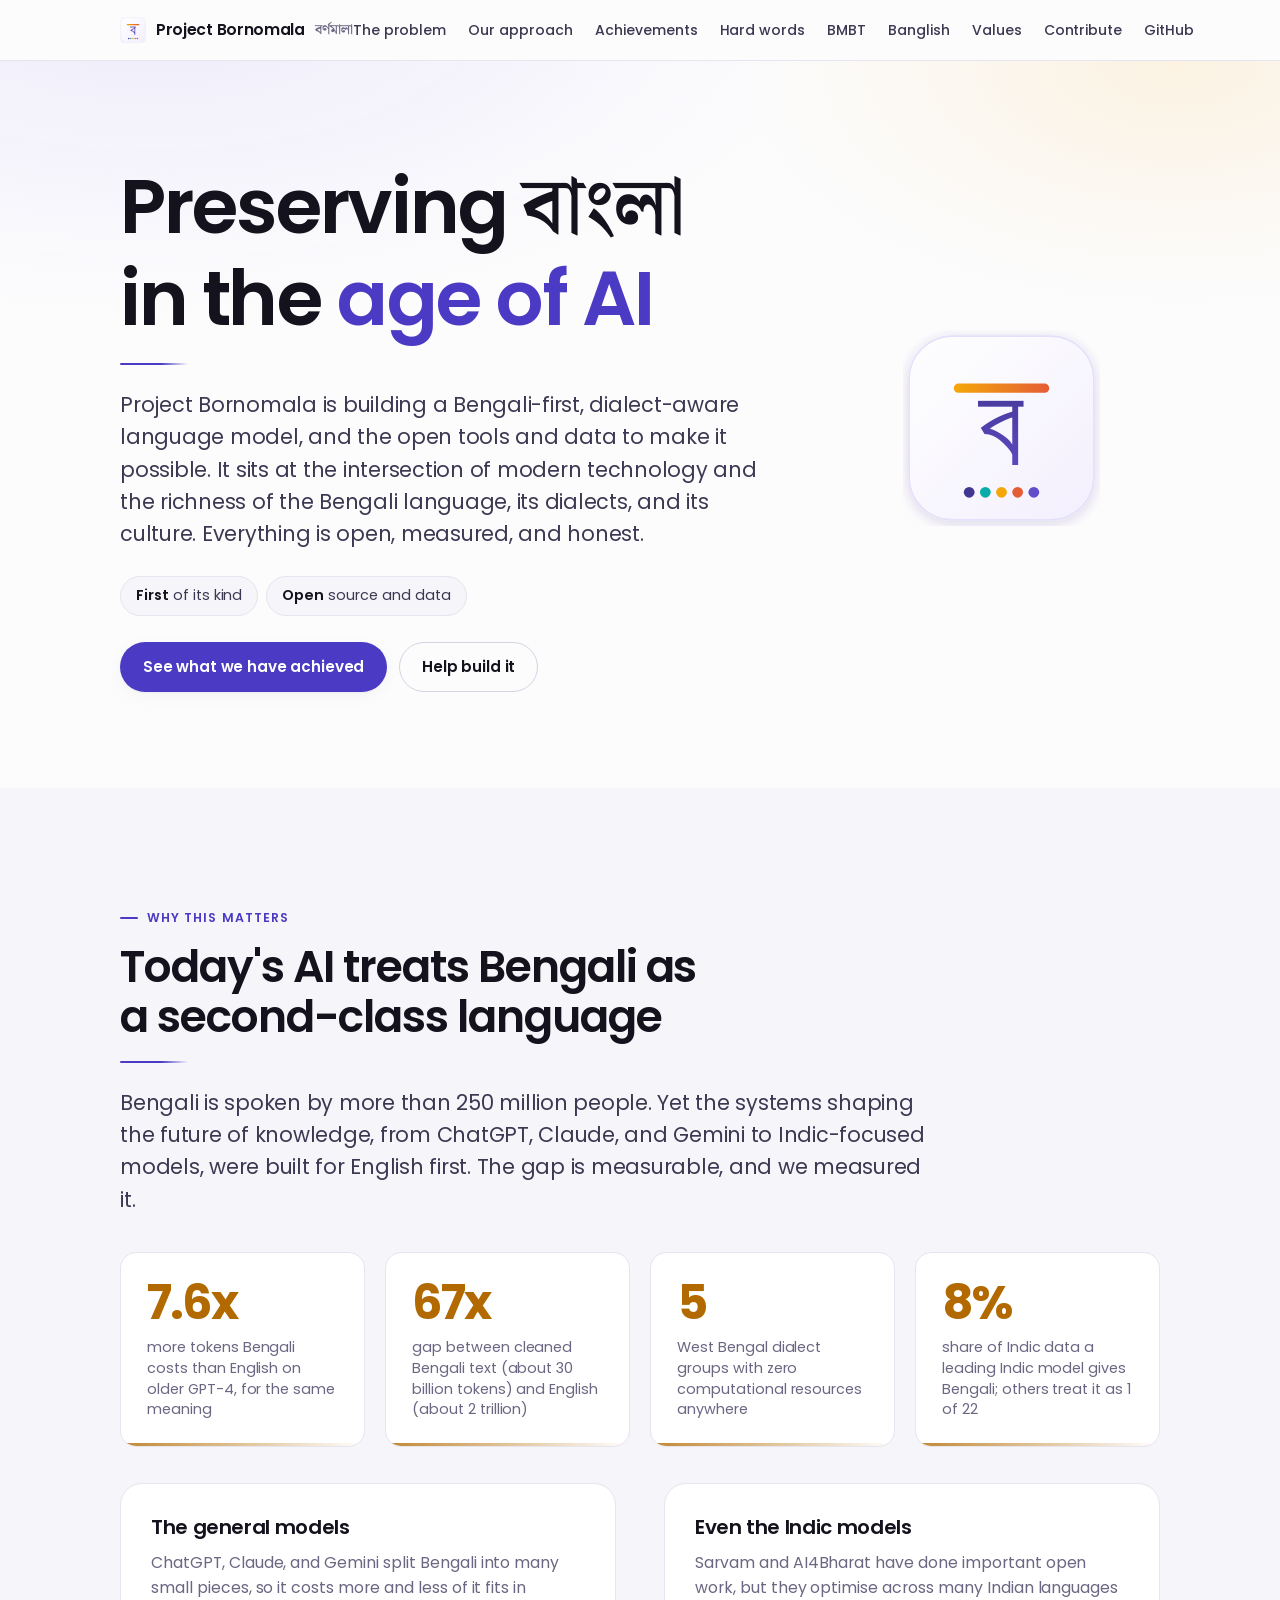
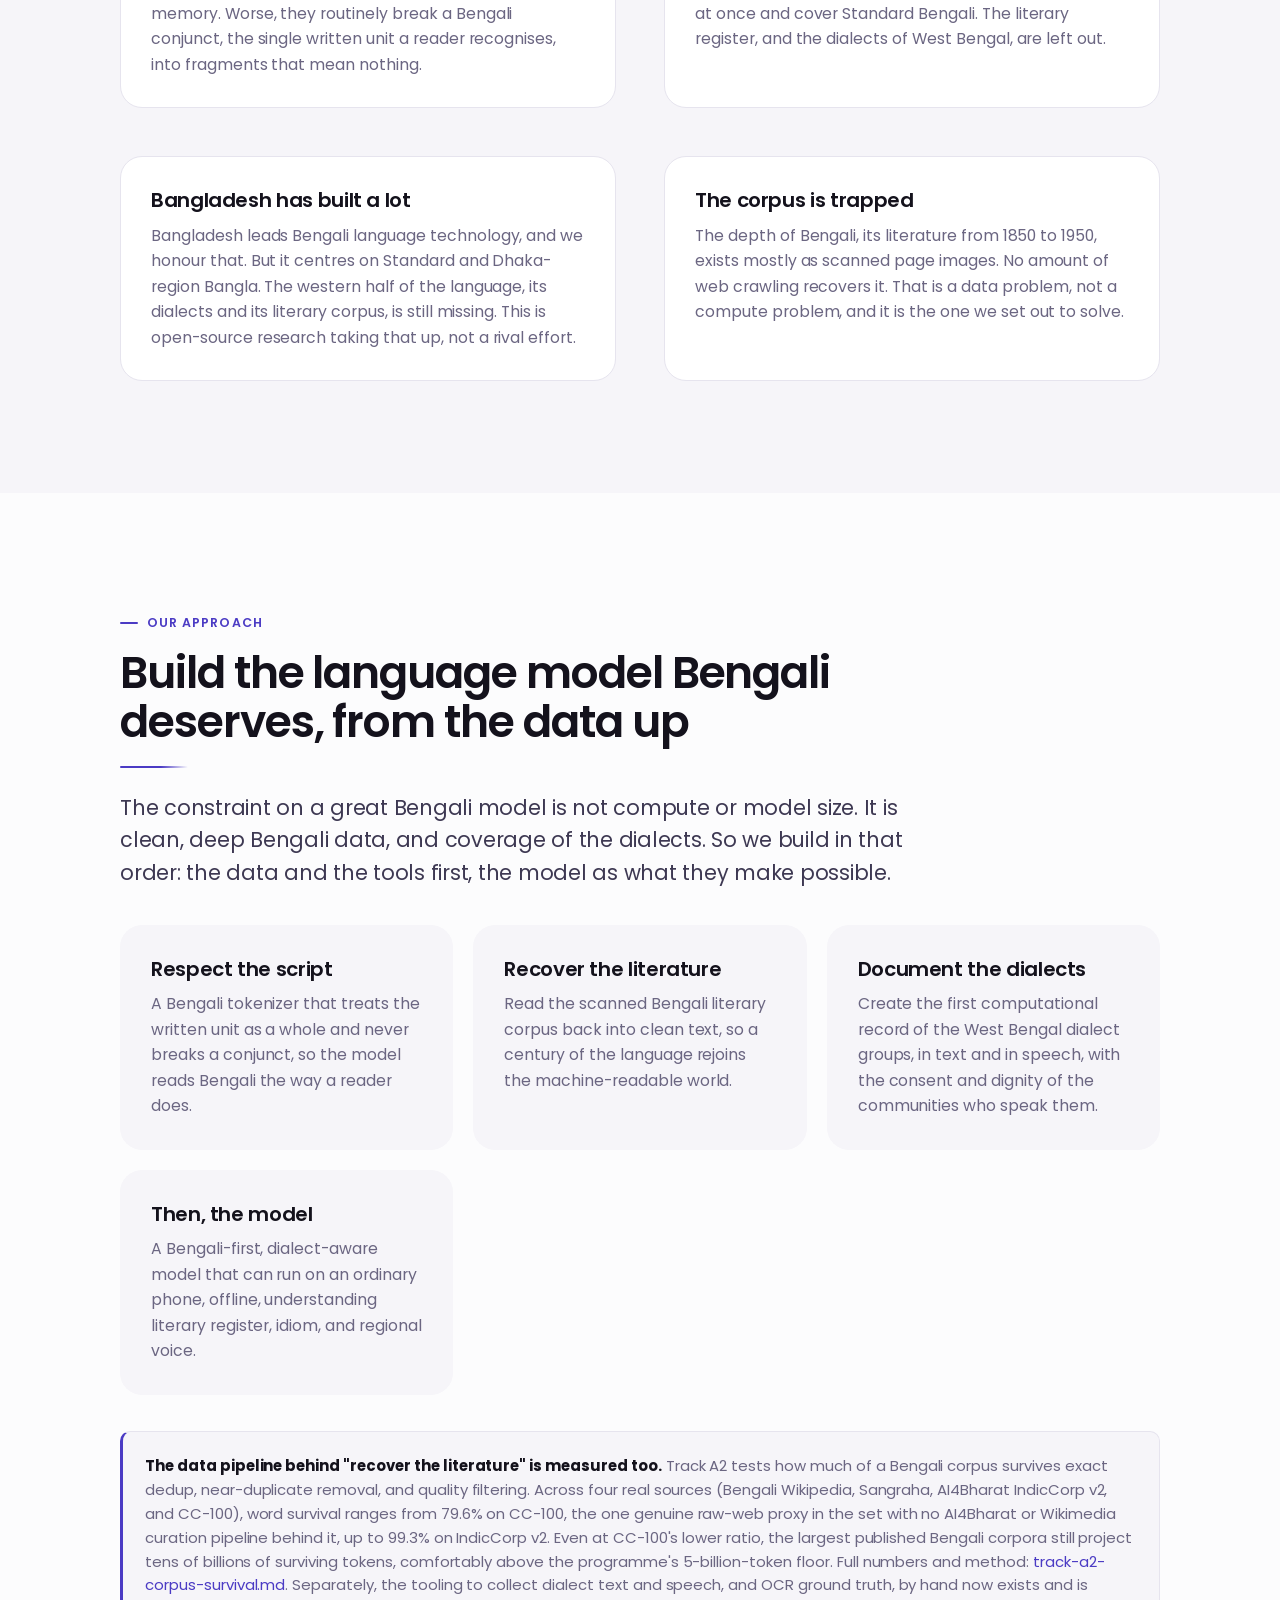
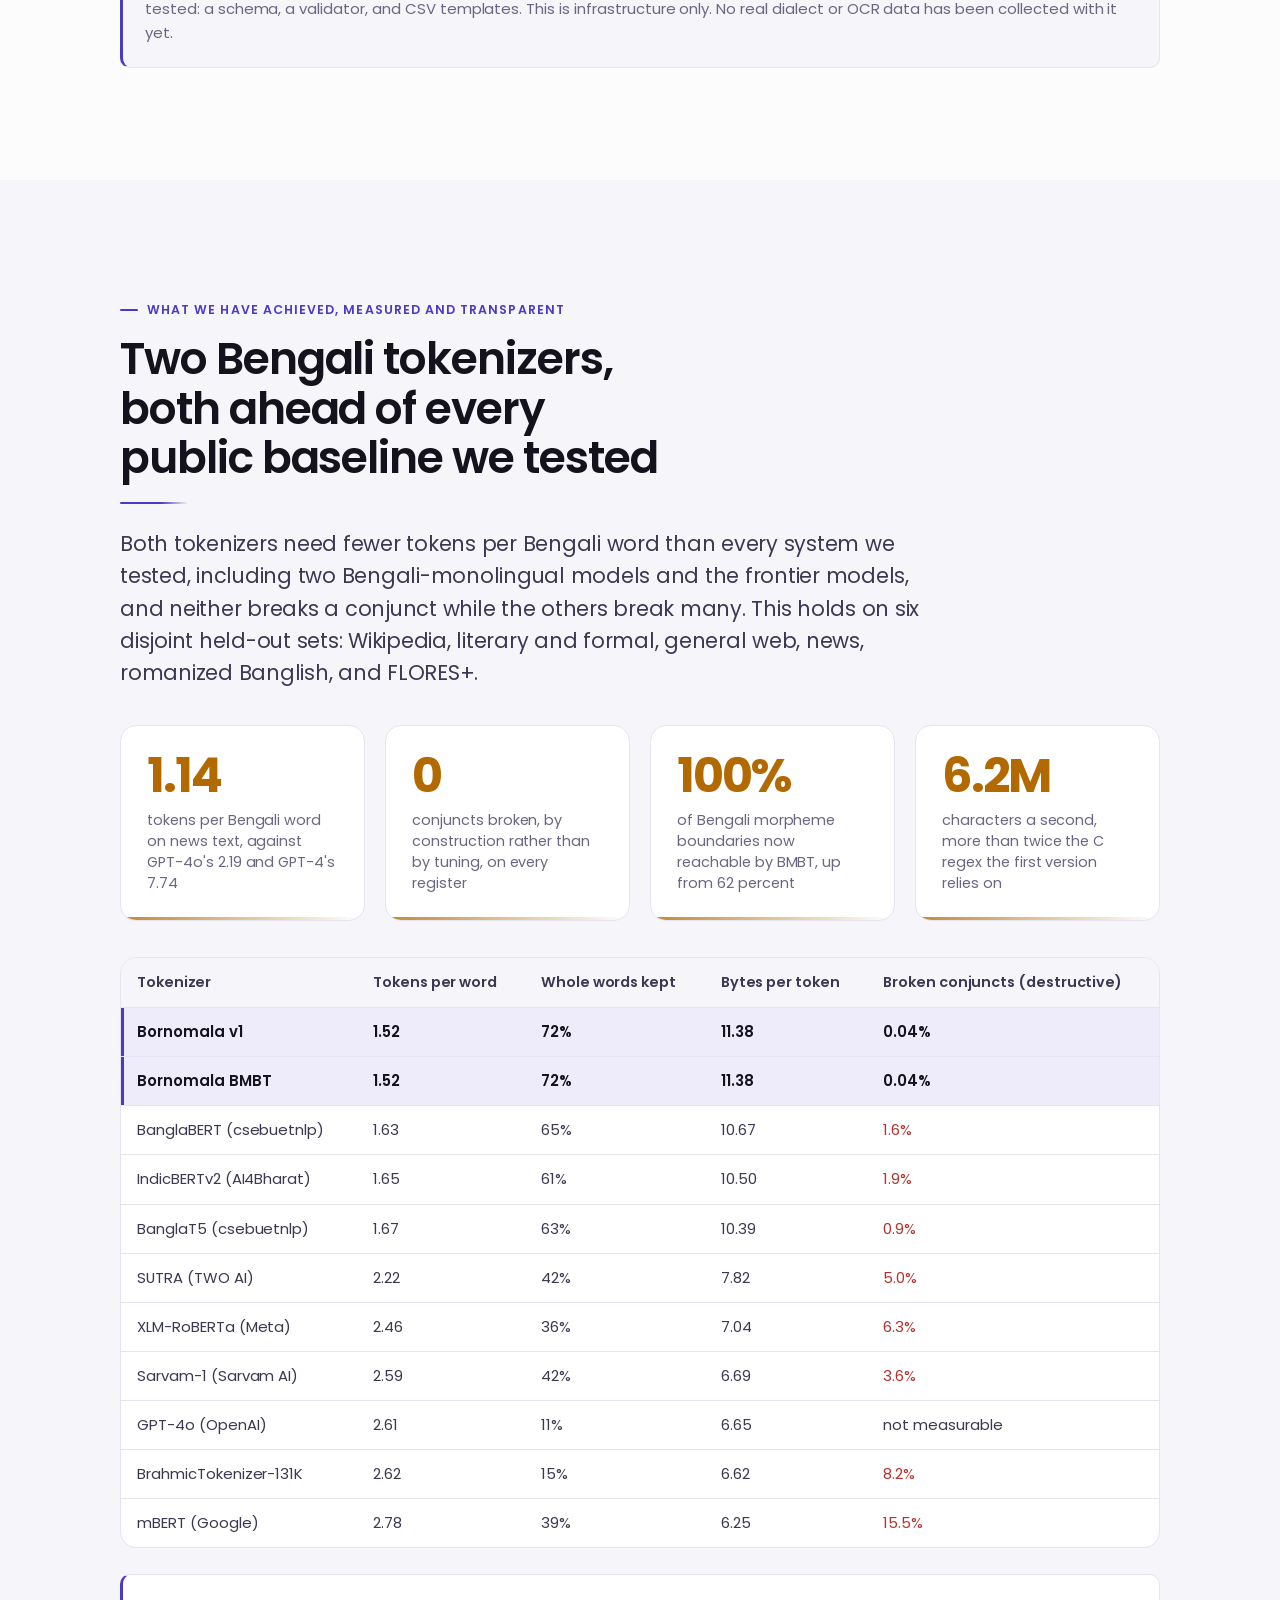
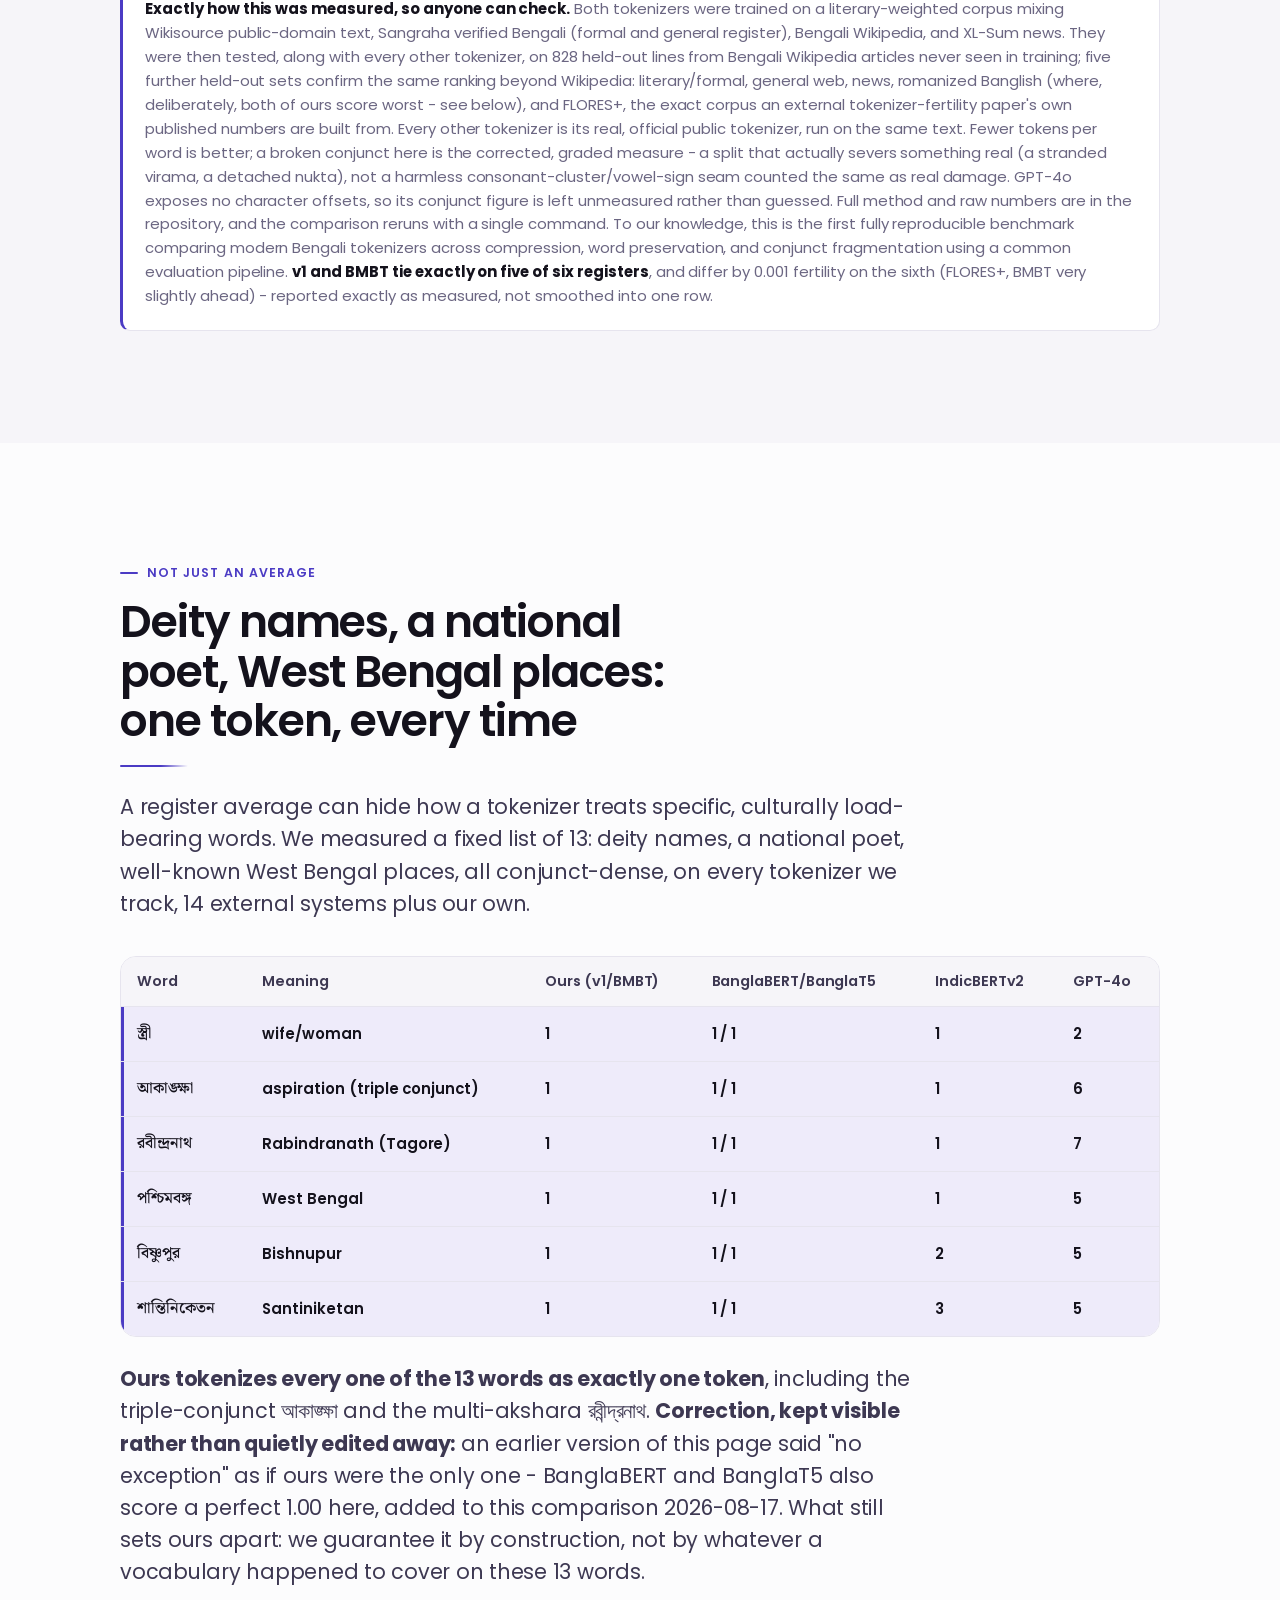
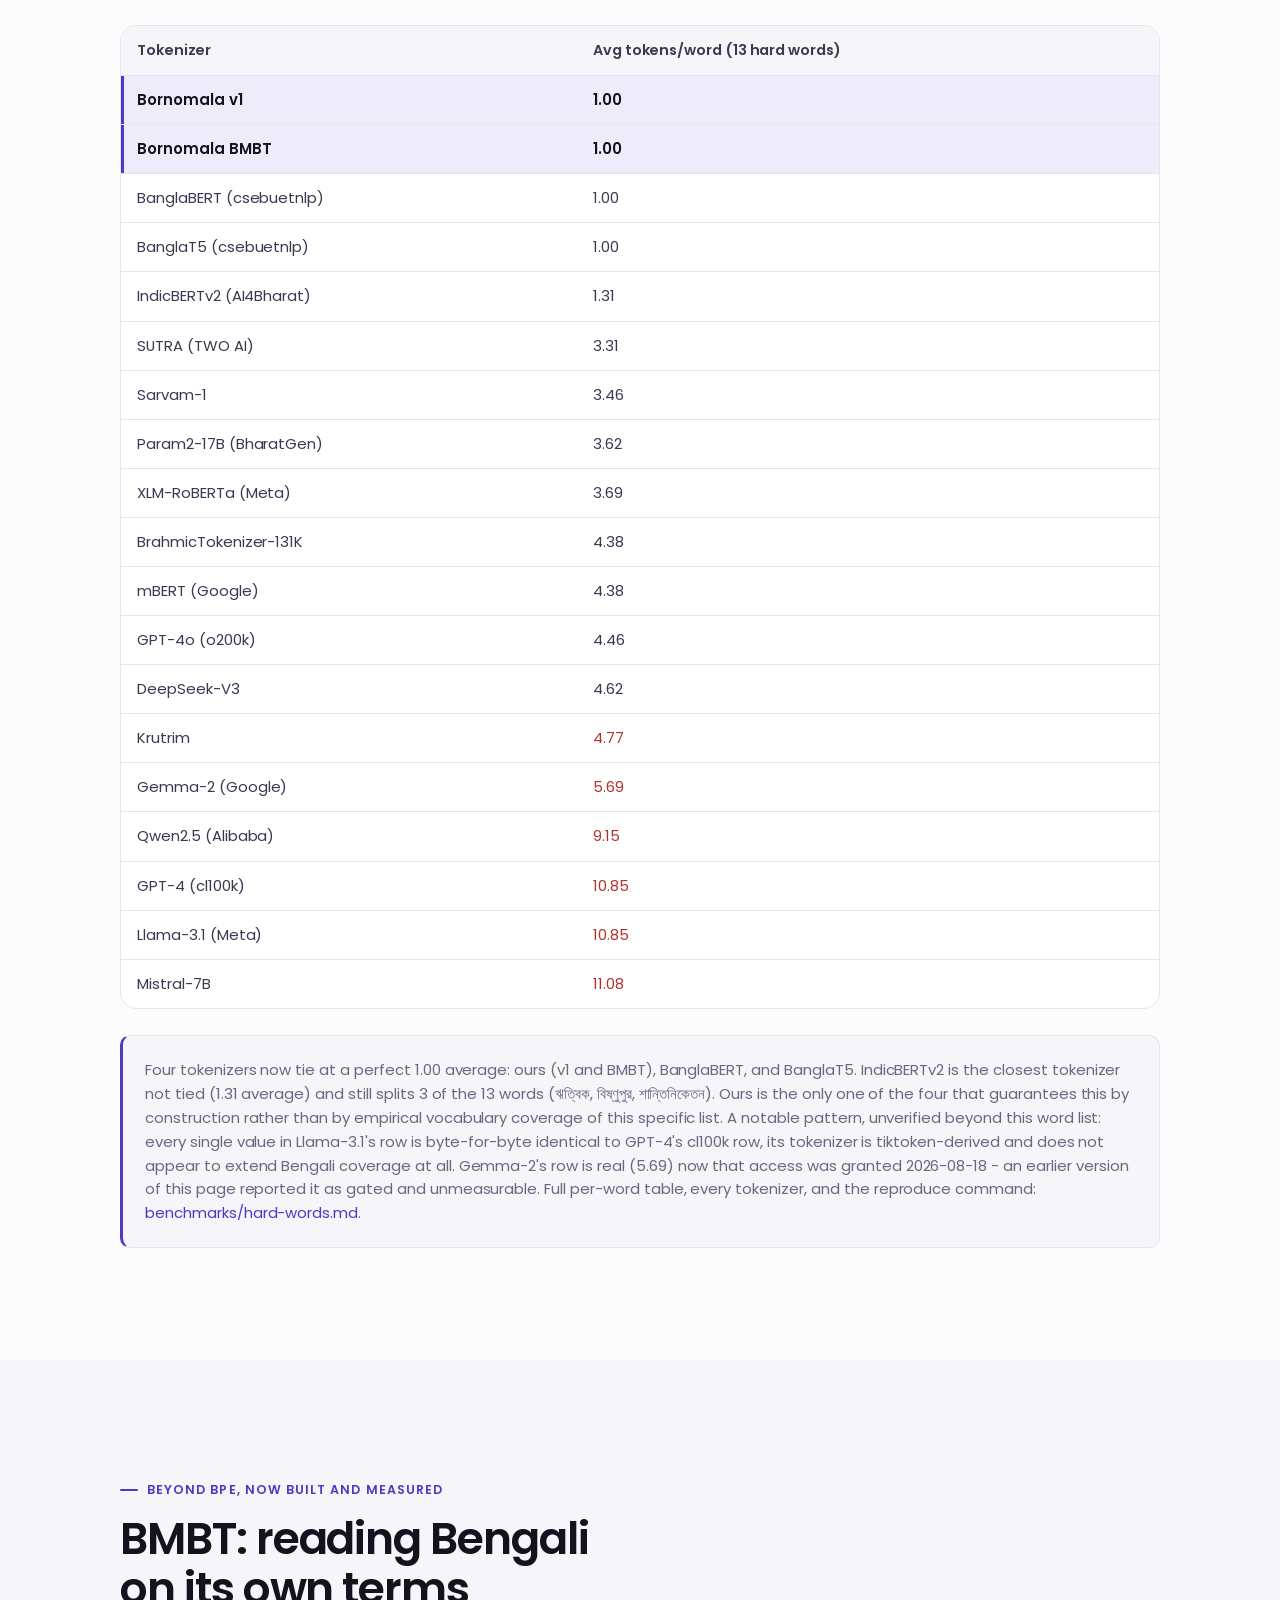
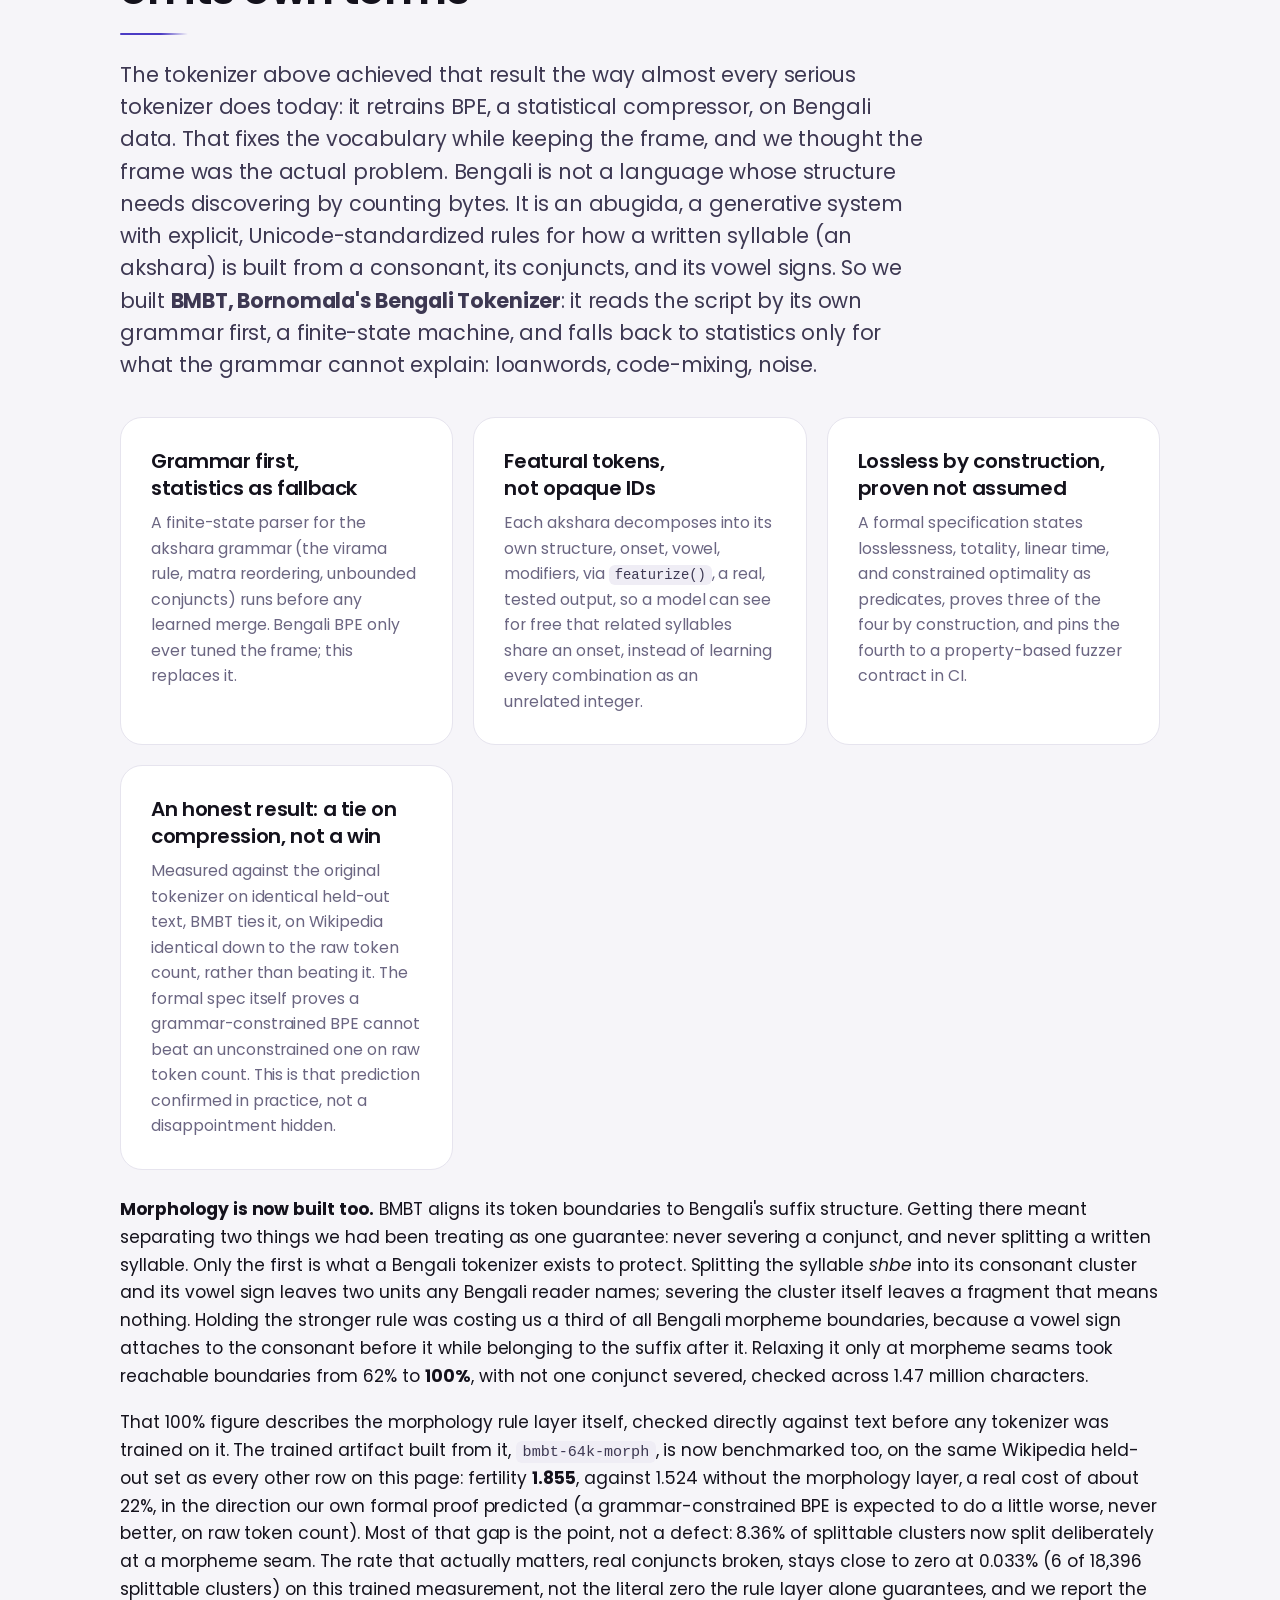
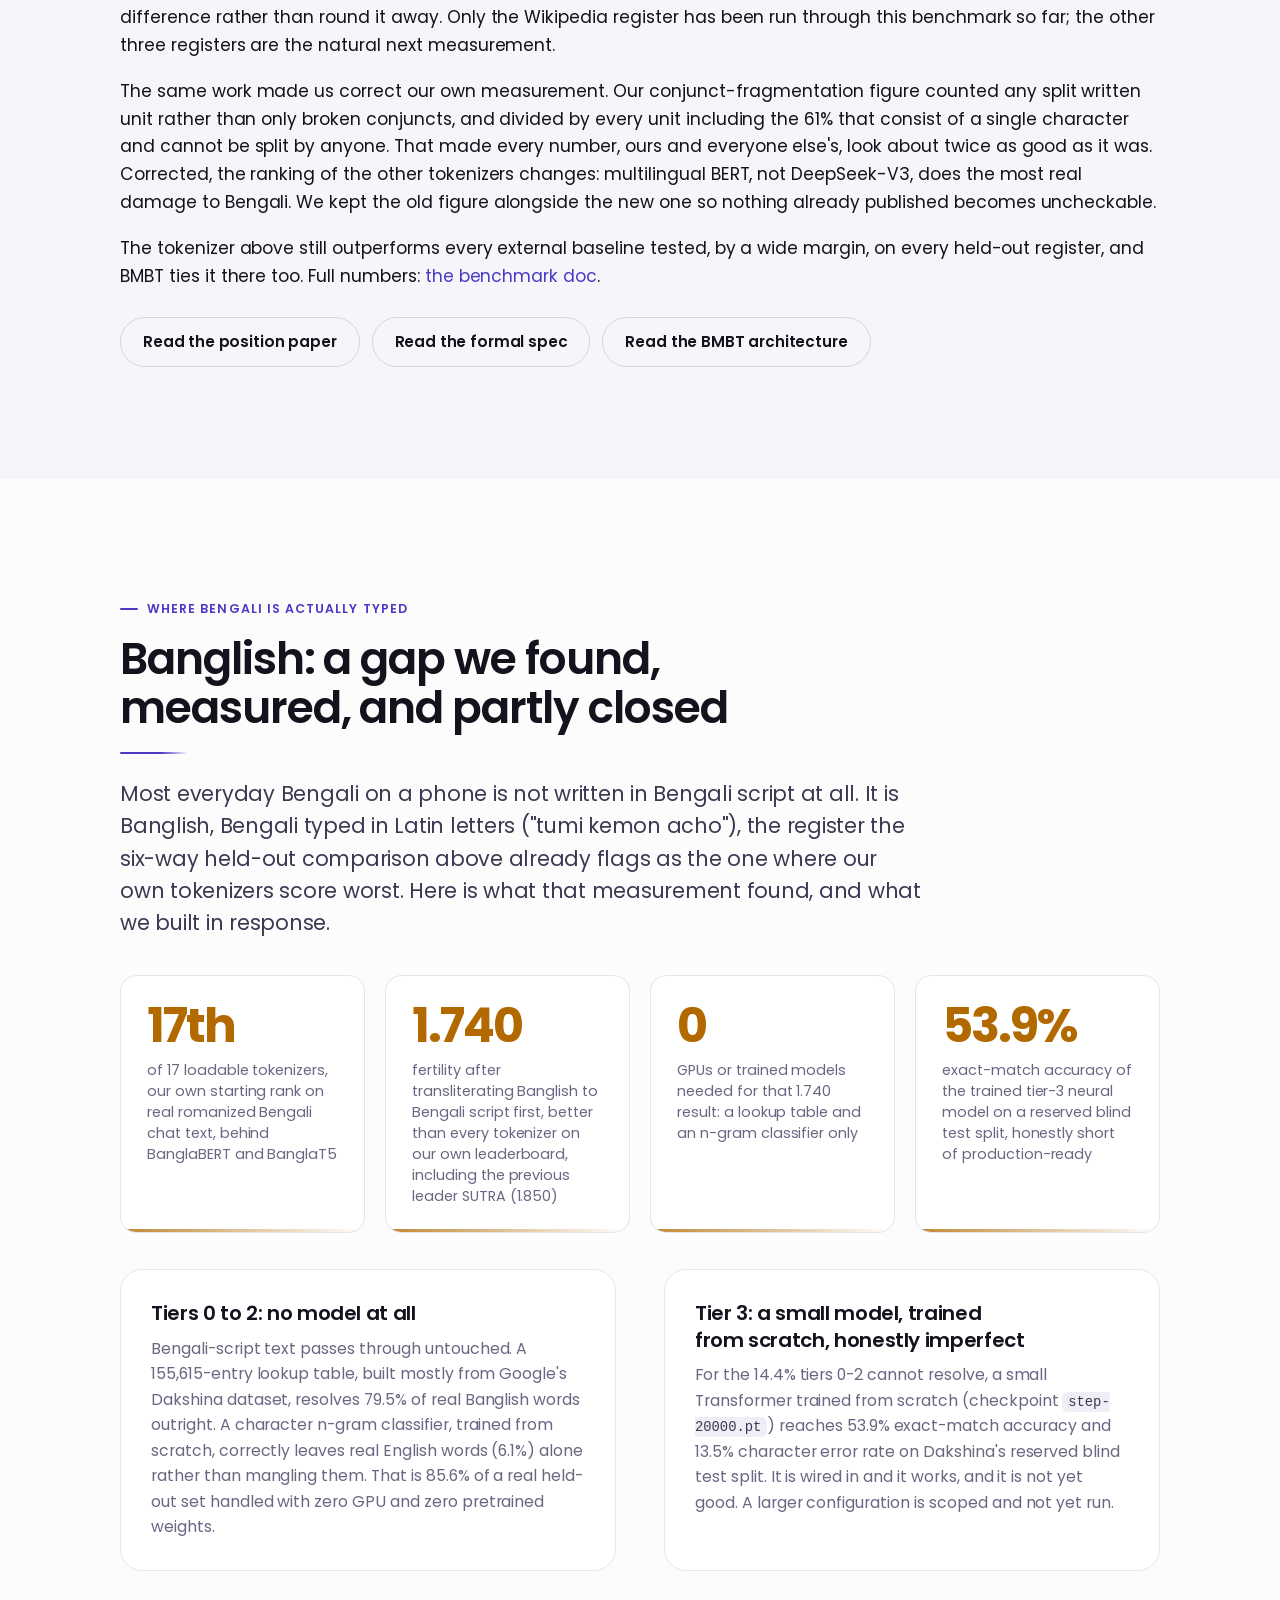
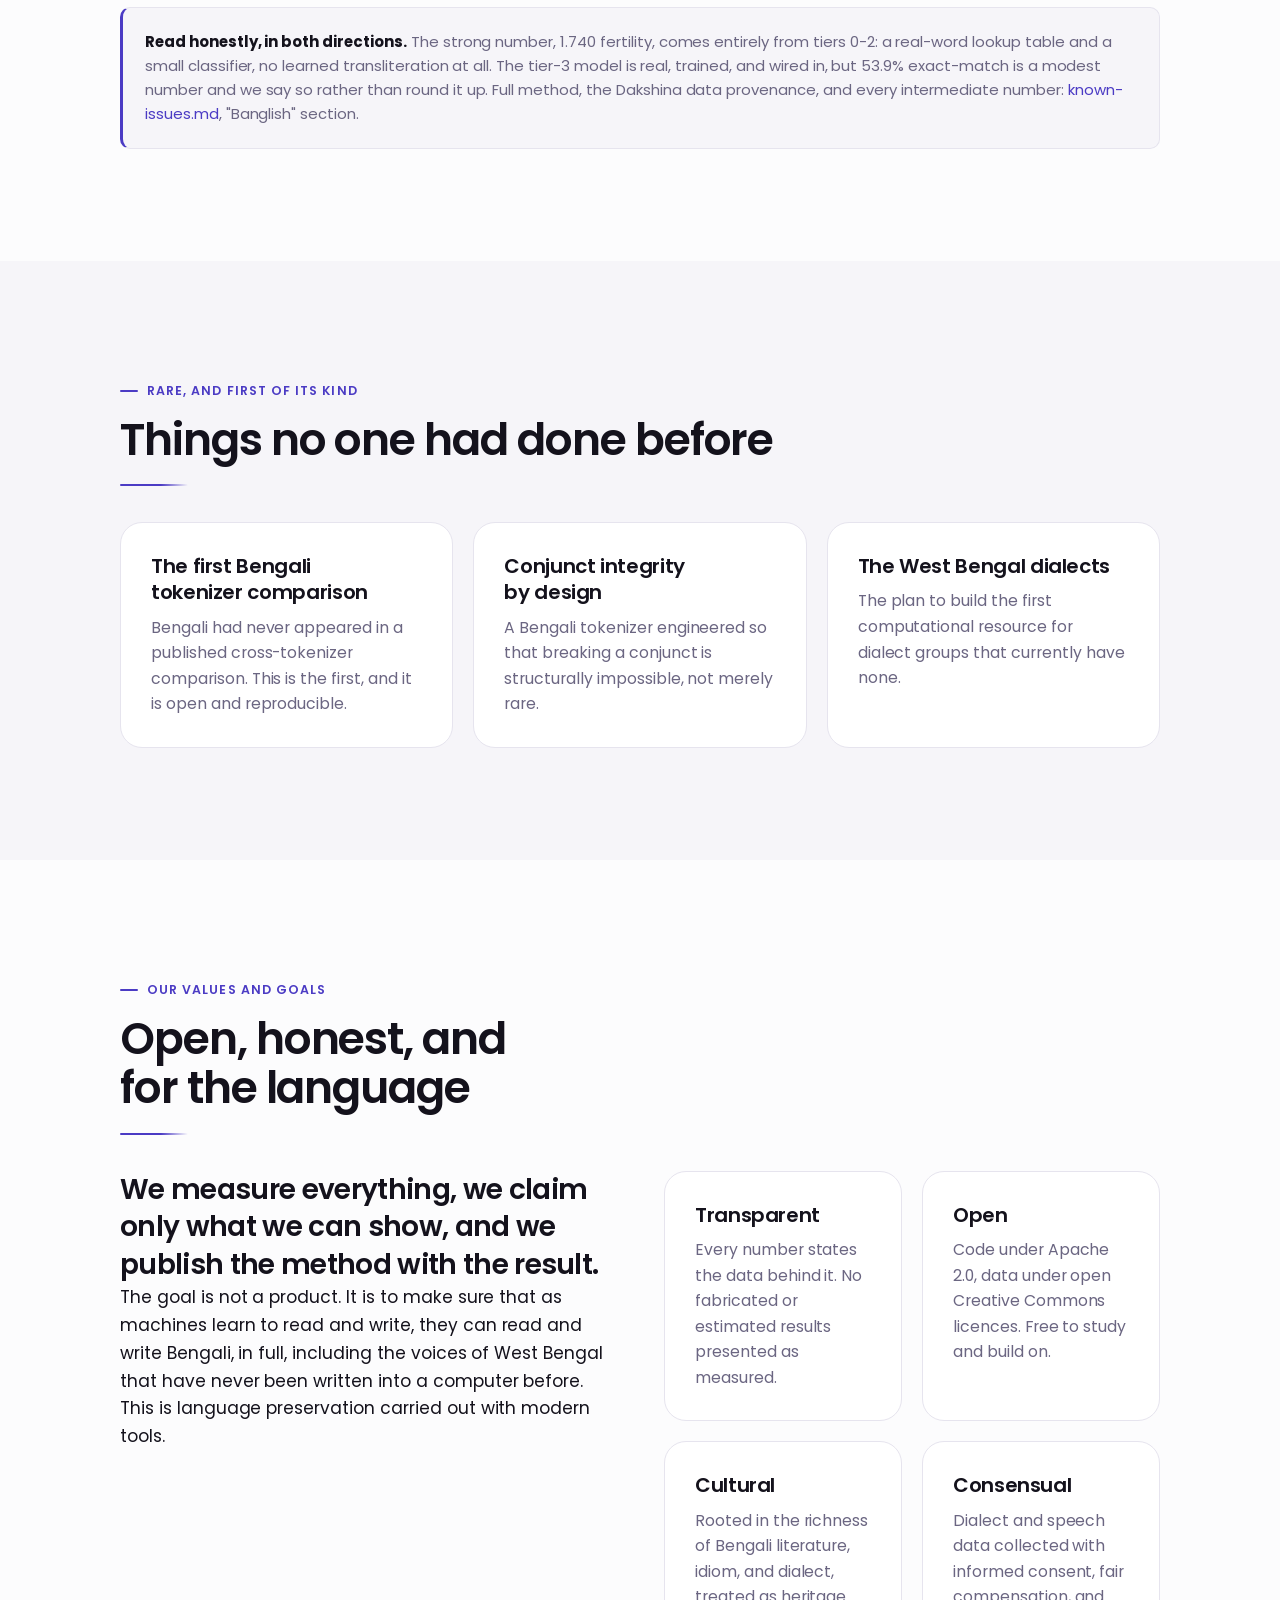
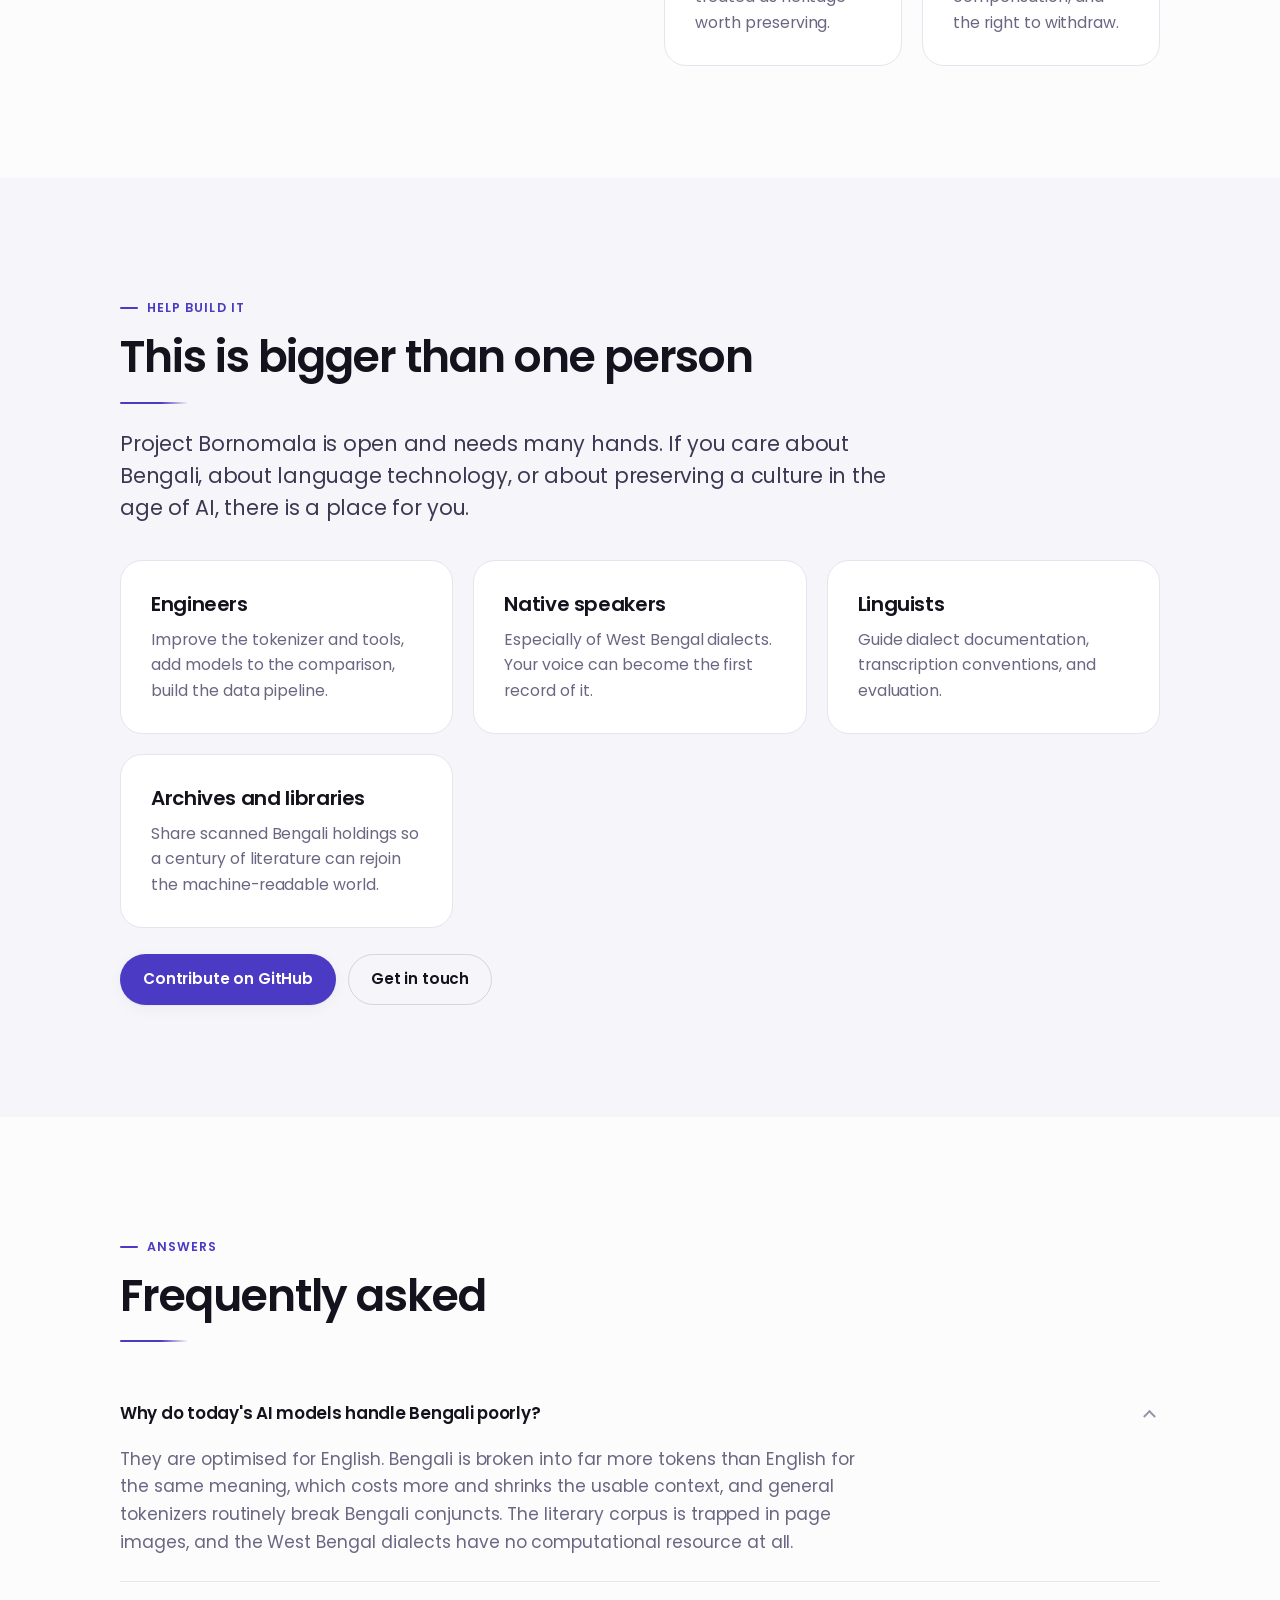
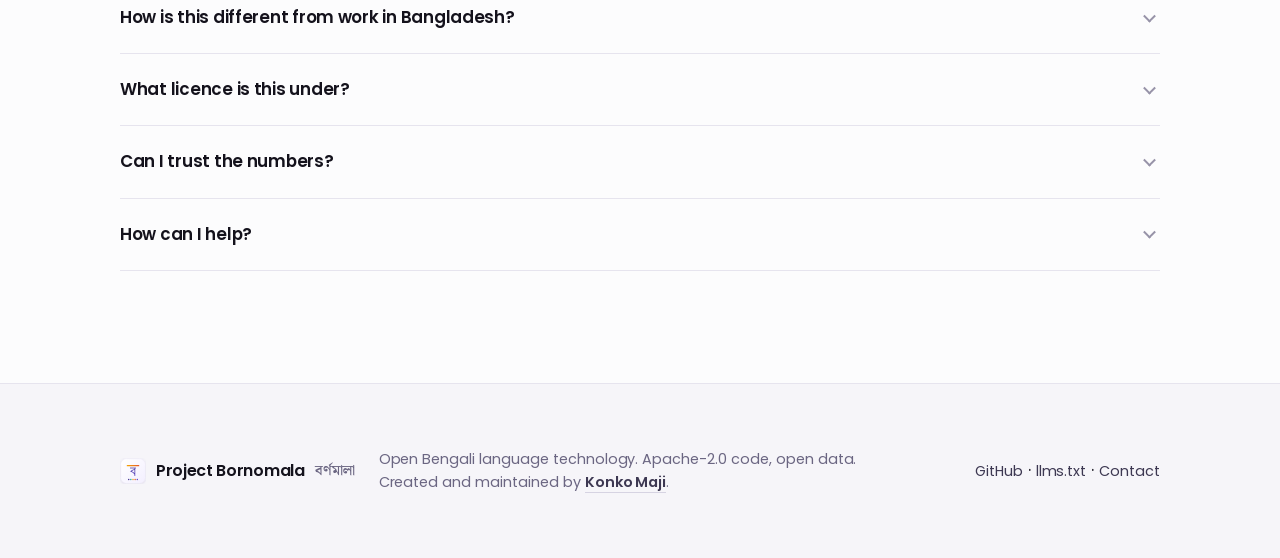
<file: docs/index.html>
<!DOCTYPE html>
<html lang="en">
<head>
<meta charset="utf-8"/>
<meta name="viewport" content="width=device-width, initial-scale=1"/>
<title>Project Bornomala: preserving Bengali in the age of AI</title>
<meta name="description" content="Research building a Bengali-first, dialect-aware language model and the open tools and data behind it. Two published Bengali tokenizers, both measured against every public baseline. See how today's AI, from ChatGPT and Claude and Gemini to Indic models like Sarvam and AI4Bharat, still treats Bengali as a second-class language, and what is being done about it."/>
<meta name="theme-color" content="#FCFCFD"/>
<link rel="canonical" href="https://konkomaji.github.io/bornomala/"/>
<link rel="icon" href="assets/logo.svg" type="image/svg+xml"/>
<link rel="preconnect" href="https://fonts.googleapis.com"/>
<link rel="preconnect" href="https://fonts.gstatic.com" crossorigin/>
<link rel="stylesheet" href="https://fonts.googleapis.com/css2?family=Poppins:wght@300;400;500;600;700&family=Noto+Serif+Bengali:wght@400;500;600;700&display=swap"/>
<link rel="stylesheet" href="assets/styles.css"/>

<meta property="og:type" content="website"/>
<meta property="og:title" content="Project Bornomala: preserving Bengali in the age of AI"/>
<meta property="og:description" content="Building a Bengali-first, dialect-aware language model. Two published Bengali tokenizers that never break a conjunct, measured against every public baseline."/>
<meta property="og:image" content="assets/banner.svg"/>
<meta name="twitter:card" content="summary_large_image"/>
<meta name="twitter:title" content="Project Bornomala"/>
<meta name="twitter:description" content="Preserving Bengali in the age of AI. Two published Bengali tokenizers, a dialect-aware language model in progress. Open and measured."/>

<script type="application/ld+json">
{
  "@context": "https://schema.org",
  "@type": "ResearchProject",
  "name": "Project Bornomala",
  "alternateName": "বর্ণমালা",
  "url": "https://github.com/konkomaji/bornomala",
  "description": "Research building a Bengali-first, dialect-aware language model and the open tools and data behind it, including two published Bengali tokenizers.",
  "founder": { "@type": "Person", "name": "Konko Maji", "email": "work.konkomaji@gmail.com" },
  "keywords": "Bengali, Bangla, dialect, language model, tokenizer, language preservation, low-resource, West Bengal, Indic NLP",
  "founder_url": "https://www.linkedin.com/in/konkomaji/"
}
</script>
<script type="application/ld+json">
{
  "@context": "https://schema.org",
  "@type": "Dataset",
  "name": "Bengali cross-tokenizer comparison",
  "description": "The first measured, reproducible comparison of how efficiently mainstream tokenizers (Bornomala, AI4Bharat IndicBERTv2, SUTRA, Sarvam-1, XLM-RoBERTa, GPT-4o, BrahmicTokenizer-131K, mBERT, DeepSeek-V3, Krutrim) encode Bengali, on identical held-out Bengali Wikipedia text.",
  "creator": { "@type": "Person", "name": "Konko Maji" },
  "license": "https://www.apache.org/licenses/LICENSE-2.0",
  "isAccessibleForFree": true,
  "measurementTechnique": "Token fertility, single-token retention, bytes per token, and conjunct fragmentation on NFC-normalised held-out Bengali text."
}
</script>
<script type="application/ld+json">
{
  "@context": "https://schema.org",
  "@type": "FAQPage",
  "mainEntity": [
    { "@type": "Question", "name": "Why do today's AI models handle Bengali poorly?",
      "acceptedAnswer": { "@type": "Answer", "text": "Every mainstream model is optimised for English. Bengali text is broken into far more tokens than English for the same meaning, which costs more and shrinks the usable context. The Bengali literary corpus is mostly trapped in scanned page images, and the dialects of West Bengal have no computational resource at all. So even Indic models like Sarvam and AI4Bharat treat Bengali as one of many languages and cover Standard Bengali, not the western dialects." } },
    { "@type": "Question", "name": "How is Project Bornomala different from work in Bangladesh?",
      "acceptedAnswer": { "@type": "Answer", "text": "Bangladesh has more Bengali language technology activity, concentrated on Standard and Dhaka-region Bangla and Bangladesh dialects. Project Bornomala focuses on the western half of the language: its literary register and the five West Bengal dialect groups, which currently have zero computational resources anywhere. It is open-source research addressing a gap, not a rival effort." } },
    { "@type": "Question", "name": "Is Project Bornomala commercial?",
      "acceptedAnswer": { "@type": "Answer", "text": "The code is open under Apache 2.0 and the data under open Creative Commons licences. Anyone can use, study, and build on it." } },
    { "@type": "Question", "name": "What has Project Bornomala achieved so far?",
      "acceptedAnswer": { "@type": "Answer", "text": "A Bengali tokenizer that needs fewer tokens per Bengali word than AI4Bharat IndicBERTv2, Sarvam-1, GPT-4o, mBERT, and DeepSeek-V3, and that almost never splits a Bengali conjunct while those systems split between 4 and 30 percent of them. Also an open tool that measures the token cost of any language against English across 28 model tokenizers." } }
  ]
}
</script>
</head>
<body>

<header class="appbar">
  <div class="container">
    <a class="brand" href="#top"><img src="assets/logo.svg" alt=""/> Project Bornomala <span class="bn">বর্ণমালা</span></a>
    <nav class="nav" id="nav">
      <a href="#problem">The problem</a>
      <a href="#approach">Our approach</a>
      <a href="#achieved">Achievements</a>
      <a href="#hardwords">Hard words</a>
      <a href="#next">BMBT</a>
      <a href="#banglish">Banglish</a>
      <a href="#values">Values</a>
      <a href="#contribute">Contribute</a>
      <a href="https://github.com/konkomaji/bornomala">GitHub</a>
    </nav>
    <button class="btn btn-warm nav-toggle" id="navToggle" aria-label="Menu" aria-expanded="false">Menu</button>
  </div>
</header>

<main id="top">

<!-- HERO -->
<section class="section hero">
  <div class="container hero-grid">
    <div>
      <h1>Preserving <span class="bn">বাংলা</span> in the <span class="grad">age of AI</span></h1>
      <div class="matra"></div>
      <p class="lede">Project Bornomala is building a Bengali-first, dialect-aware language model, and the open tools and data to make it possible. It sits at the intersection of modern technology and the richness of the Bengali language, its dialects, and its culture. Everything is open, measured, and honest.</p>
      <div class="pills">
        <span class="pill"><b>First</b> of its kind</span>
        <span class="pill"><b>Open</b> source and data</span>
      </div>
      <div class="btn-row">
        <a class="btn btn-primary" href="#achieved">See what we have achieved</a>
        <a class="btn btn-outline" href="#contribute">Help build it</a>
      </div>
    </div>
    <div class="hero-art"><img src="assets/logo.svg" alt="Project Bornomala logo, the Bengali letter Ba"/></div>
  </div>
</section>

<!-- PROBLEM -->
<section class="section" id="problem">
  <div class="container">
    <p class="eyebrow">Why this matters</p>
    <h2>Today's AI treats Bengali as a second-class language</h2>
    <div class="matra"></div>
    <p class="lede">Bengali is spoken by more than 250 million people. Yet the systems shaping the future of knowledge, from ChatGPT, Claude, and Gemini to Indic-focused models, were built for English first. The gap is measurable, and we measured it.</p>

    <div class="stats">
      <div class="stat"><div class="big warm">7.6x</div><div class="lbl">more tokens Bengali costs than English on older GPT-4, for the same meaning</div></div>
      <div class="stat"><div class="big warm">67x</div><div class="lbl">gap between cleaned Bengali text (about 30 billion tokens) and English (about 2 trillion)</div></div>
      <div class="stat"><div class="big warm">5</div><div class="lbl">West Bengal dialect groups with zero computational resources anywhere</div></div>
      <div class="stat"><div class="big warm">8%</div><div class="lbl">share of Indic data a leading Indic model gives Bengali; others treat it as 1 of 22</div></div>
    </div>

    <div class="two">
      <div class="card">
        <h3>The general models</h3>
        <p>ChatGPT, Claude, and Gemini split Bengali into many small pieces, so it costs more and less of it fits in memory. Worse, they routinely break a Bengali conjunct, the single written unit a reader recognises, into fragments that mean nothing.</p>
      </div>
      <div class="card">
        <h3>Even the Indic models</h3>
        <p>Sarvam and AI4Bharat have done important open work, but they optimise across many Indian languages at once and cover Standard Bengali. The literary register, and the dialects of West Bengal, are left out.</p>
      </div>
      <div class="card">
        <h3>Bangladesh has built a lot</h3>
        <p>Bangladesh leads Bengali language technology, and we honour that. But it centres on Standard and Dhaka-region Bangla. The western half of the language, its dialects and its literary corpus, is still missing. This is open-source research taking that up, not a rival effort.</p>
      </div>
      <div class="card">
        <h3>The corpus is trapped</h3>
        <p>The depth of Bengali, its literature from 1850 to 1950, exists mostly as scanned page images. No amount of web crawling recovers it. That is a data problem, not a compute problem, and it is the one we set out to solve.</p>
      </div>
    </div>
  </div>
</section>

<!-- APPROACH -->
<section class="section" id="approach">
  <div class="container">
    <p class="eyebrow">Our approach</p>
    <h2>Build the language model Bengali deserves, from the data up</h2>
    <div class="matra"></div>
    <p class="lede">The constraint on a great Bengali model is not compute or model size. It is clean, deep Bengali data, and coverage of the dialects. So we build in that order: the data and the tools first, the model as what they make possible.</p>
    <div class="cards">
      <div class="card warm"><h3>Respect the script</h3><p>A Bengali tokenizer that treats the written unit as a whole and never breaks a conjunct, so the model reads Bengali the way a reader does.</p></div>
      <div class="card warm"><h3>Recover the literature</h3><p>Read the scanned Bengali literary corpus back into clean text, so a century of the language rejoins the machine-readable world.</p></div>
      <div class="card warm"><h3>Document the dialects</h3><p>Create the first computational record of the West Bengal dialect groups, in text and in speech, with the consent and dignity of the communities who speak them.</p></div>
      <div class="card warm"><h3>Then, the model</h3><p>A Bengali-first, dialect-aware model that can run on an ordinary phone, offline, understanding literary register, idiom, and regional voice.</p></div>
    </div>

    <div class="note">
      <b>The data pipeline behind "recover the literature" is measured too.</b> Track A2 tests how much of a Bengali corpus survives exact dedup, near-duplicate removal, and quality filtering. Across four real sources (Bengali Wikipedia, Sangraha, AI4Bharat IndicCorp v2, and CC-100), word survival ranges from 79.6% on CC-100, the one genuine raw-web proxy in the set with no AI4Bharat or Wikimedia curation pipeline behind it, up to 99.3% on IndicCorp v2. Even at CC-100's lower ratio, the largest published Bengali corpora still project tens of billions of surviving tokens, comfortably above the programme's 5-billion-token floor. Full numbers and method: <a href="https://github.com/konkomaji/bornomala/blob/main/bengali-tokenizer/docs/track-a2-corpus-survival.md">track-a2-corpus-survival.md</a>. Separately, the tooling to collect dialect text and speech, and OCR ground truth, by hand now exists and is tested: a schema, a validator, and CSV templates. This is infrastructure only. No real dialect or OCR data has been collected with it yet.
    </div>
  </div>
</section>

<!-- ACHIEVEMENTS -->
<section class="section" id="achieved">
  <div class="container">
    <p class="eyebrow">What we have achieved, measured and transparent</p>
    <h2>Two Bengali tokenizers, both ahead of every public baseline we tested</h2>
    <div class="matra"></div>
    <p class="lede">Both tokenizers need fewer tokens per Bengali word than every system we tested, including two Bengali-monolingual models and the frontier models, and neither breaks a conjunct while the others break many. This holds on six disjoint held-out sets: Wikipedia, literary and formal, general web, news, romanized Banglish, and FLORES+.</p>

    <div class="stats">
      <div class="stat"><div class="big warm">1.14</div><div class="lbl">tokens per Bengali word on news text, against GPT-4o's 2.19 and GPT-4's 7.74</div></div>
      <div class="stat"><div class="big warm">0</div><div class="lbl">conjuncts broken, by construction rather than by tuning, on every register</div></div>
      <div class="stat"><div class="big warm">100%</div><div class="lbl">of Bengali morpheme boundaries now reachable by BMBT, up from 62 percent</div></div>
      <div class="stat"><div class="big warm">6.2M</div><div class="lbl">characters a second, more than twice the C regex the first version relies on</div></div>
    </div>

    <div class="table-wrap">
      <table>
        <thead><tr><th>Tokenizer</th><th>Tokens per word</th><th>Whole words kept</th><th>Bytes per token</th><th>Broken conjuncts (destructive)</th></tr></thead>
        <tbody>
          <tr class="ours"><td>Bornomala v1</td><td class="win">1.52</td><td class="win">72%</td><td class="win">11.38</td><td class="win">0.04%</td></tr>
          <tr class="ours"><td>Bornomala BMBT</td><td class="win">1.52</td><td class="win">72%</td><td class="win">11.38</td><td class="win">0.04%</td></tr>
          <tr><td>BanglaBERT (csebuetnlp)</td><td>1.63</td><td>65%</td><td>10.67</td><td class="bad">1.6%</td></tr>
          <tr><td>IndicBERTv2 (AI4Bharat)</td><td>1.65</td><td>61%</td><td>10.50</td><td class="bad">1.9%</td></tr>
          <tr><td>BanglaT5 (csebuetnlp)</td><td>1.67</td><td>63%</td><td>10.39</td><td class="bad">0.9%</td></tr>
          <tr><td>SUTRA (TWO AI)</td><td>2.22</td><td>42%</td><td>7.82</td><td class="bad">5.0%</td></tr>
          <tr><td>XLM-RoBERTa (Meta)</td><td>2.46</td><td>36%</td><td>7.04</td><td class="bad">6.3%</td></tr>
          <tr><td>Sarvam-1 (Sarvam AI)</td><td>2.59</td><td>42%</td><td>6.69</td><td class="bad">3.6%</td></tr>
          <tr><td>GPT-4o (OpenAI)</td><td>2.61</td><td>11%</td><td>6.65</td><td>not measurable</td></tr>
          <tr><td>BrahmicTokenizer-131K</td><td>2.62</td><td>15%</td><td>6.62</td><td class="bad">8.2%</td></tr>
          <tr><td>mBERT (Google)</td><td>2.78</td><td>39%</td><td>6.25</td><td class="bad">15.5%</td></tr>
        </tbody>
      </table>
    </div>

    <div class="note">
      <b>Exactly how this was measured, so anyone can check.</b> Both tokenizers were trained on a literary-weighted corpus mixing Wikisource public-domain text, Sangraha verified Bengali (formal and general register), Bengali Wikipedia, and XL-Sum news. They were then tested, along with every other tokenizer, on 828 held-out lines from Bengali Wikipedia articles never seen in training; five further held-out sets confirm the same ranking beyond Wikipedia: literary/formal, general web, news, romanized Banglish (where, deliberately, both of ours score worst - see below), and FLORES+, the exact corpus an external tokenizer-fertility paper's own published numbers are built from. Every other tokenizer is its real, official public tokenizer, run on the same text. Fewer tokens per word is better; a broken conjunct here is the corrected, graded measure - a split that actually severs something real (a stranded virama, a detached nukta), not a harmless consonant-cluster/vowel-sign seam counted the same as real damage. GPT-4o exposes no character offsets, so its conjunct figure is left unmeasured rather than guessed. Full method and raw numbers are in the repository, and the comparison reruns with a single command. To our knowledge, this is the first fully reproducible benchmark comparing modern Bengali tokenizers across compression, word preservation, and conjunct fragmentation using a common evaluation pipeline. <b>v1 and BMBT tie exactly on five of six registers</b>, and differ by 0.001 fertility on the sixth (FLORES+, BMBT very slightly ahead) - reported exactly as measured, not smoothed into one row.
    </div>
  </div>
</section>

<!-- HARD WORDS -->
<section class="section" id="hardwords">
  <div class="container">
    <p class="eyebrow">Not just an average</p>
    <h2>Deity names, a national poet, West Bengal places: one token, every time</h2>
    <div class="matra"></div>
    <p class="lede">A register average can hide how a tokenizer treats specific, culturally load-bearing words. We measured a fixed list of 13: deity names, a national poet, well-known West Bengal places, all conjunct-dense, on every tokenizer we track, 14 external systems plus our own.</p>

    <div class="table-wrap">
      <table>
        <thead><tr><th>Word</th><th>Meaning</th><th>Ours (v1/BMBT)</th><th>BanglaBERT/BanglaT5</th><th>IndicBERTv2</th><th>GPT-4o</th></tr></thead>
        <tbody>
          <tr class="ours"><td class="bn">স্ত্রী</td><td>wife/woman</td><td class="win">1</td><td class="win">1 / 1</td><td>1</td><td>2</td></tr>
          <tr class="ours"><td class="bn">আকাঙ্ক্ষা</td><td>aspiration (triple conjunct)</td><td class="win">1</td><td class="win">1 / 1</td><td>1</td><td>6</td></tr>
          <tr class="ours"><td class="bn">রবীন্দ্রনাথ</td><td>Rabindranath (Tagore)</td><td class="win">1</td><td class="win">1 / 1</td><td>1</td><td>7</td></tr>
          <tr class="ours"><td class="bn">পশ্চিমবঙ্গ</td><td>West Bengal</td><td class="win">1</td><td class="win">1 / 1</td><td>1</td><td>5</td></tr>
          <tr class="ours"><td class="bn">বিষ্ণুপুর</td><td>Bishnupur</td><td class="win">1</td><td class="win">1 / 1</td><td class="bad">2</td><td>5</td></tr>
          <tr class="ours"><td class="bn">শান্তিনিকেতন</td><td>Santiniketan</td><td class="win">1</td><td class="win">1 / 1</td><td class="bad">3</td><td>5</td></tr>
        </tbody>
      </table>
    </div>

    <p class="lede"><b>Ours tokenizes every one of the 13 words as exactly one token</b>, including the triple-conjunct আকাঙ্ক্ষা and the multi-akshara রবীন্দ্রনাথ. <b>Correction, kept visible rather than quietly edited away:</b> an earlier version of this page said "no exception" as if ours were the only one - BanglaBERT and BanglaT5 also score a perfect 1.00 here, added to this comparison 2026-08-17. What still sets ours apart: we guarantee it by construction, not by whatever a vocabulary happened to cover on these 13 words.</p>

    <div class="table-wrap">
      <table>
        <thead><tr><th>Tokenizer</th><th>Avg tokens/word (13 hard words)</th></tr></thead>
        <tbody>
          <tr class="ours"><td>Bornomala v1</td><td class="win">1.00</td></tr>
          <tr class="ours"><td>Bornomala BMBT</td><td class="win">1.00</td></tr>
          <tr><td>BanglaBERT (csebuetnlp)</td><td>1.00</td></tr>
          <tr><td>BanglaT5 (csebuetnlp)</td><td>1.00</td></tr>
          <tr><td>IndicBERTv2 (AI4Bharat)</td><td>1.31</td></tr>
          <tr><td>SUTRA (TWO AI)</td><td>3.31</td></tr>
          <tr><td>Sarvam-1</td><td>3.46</td></tr>
          <tr><td>Param2-17B (BharatGen)</td><td>3.62</td></tr>
          <tr><td>XLM-RoBERTa (Meta)</td><td>3.69</td></tr>
          <tr><td>BrahmicTokenizer-131K</td><td>4.38</td></tr>
          <tr><td>mBERT (Google)</td><td>4.38</td></tr>
          <tr><td>GPT-4o (o200k)</td><td>4.46</td></tr>
          <tr><td>DeepSeek-V3</td><td>4.62</td></tr>
          <tr><td>Krutrim</td><td class="bad">4.77</td></tr>
          <tr><td>Gemma-2 (Google)</td><td class="bad">5.69</td></tr>
          <tr><td>Qwen2.5 (Alibaba)</td><td class="bad">9.15</td></tr>
          <tr><td>GPT-4 (cl100k)</td><td class="bad">10.85</td></tr>
          <tr><td>Llama-3.1 (Meta)</td><td class="bad">10.85</td></tr>
          <tr><td>Mistral-7B</td><td class="bad">11.08</td></tr>
        </tbody>
      </table>
    </div>

    <div class="note">
      Four tokenizers now tie at a perfect 1.00 average: ours (v1 and BMBT), BanglaBERT, and BanglaT5. IndicBERTv2 is the closest tokenizer not tied (1.31 average) and still splits 3 of the 13 words (ঋত্বিক, বিষ্ণুপুর, শান্তিনিকেতন). Ours is the only one of the four that guarantees this by construction rather than by empirical vocabulary coverage of this specific list. A notable pattern, unverified beyond this word list: every single value in Llama-3.1's row is byte-for-byte identical to GPT-4's cl100k row, its tokenizer is tiktoken-derived and does not appear to extend Bengali coverage at all. Gemma-2's row is real (5.69) now that access was granted 2026-08-18 - an earlier version of this page reported it as gated and unmeasurable. Full per-word table, every tokenizer, and the reproduce command: <a href="https://github.com/konkomaji/bornomala/blob/main/bengali-tokenizer/benchmarks/hard-words.md">benchmarks/hard-words.md</a>.
    </div>
  </div>
</section>

<!-- BMBT -->
<section class="section" id="next">
  <div class="container">
    <p class="eyebrow">Beyond BPE, now built and measured</p>
    <h2>BMBT: reading Bengali on its own terms</h2>
    <div class="matra"></div>
    <p class="lede">The tokenizer above achieved that result the way almost every serious tokenizer does today: it retrains BPE, a statistical compressor, on Bengali data. That fixes the vocabulary while keeping the frame, and we thought the frame was the actual problem. Bengali is not a language whose structure needs discovering by counting bytes. It is an abugida, a generative system with explicit, Unicode-standardized rules for how a written syllable (an akshara) is built from a consonant, its conjuncts, and its vowel signs. So we built <b>BMBT, Bornomala's Bengali Tokenizer</b>: it reads the script by its own grammar first, a finite-state machine, and falls back to statistics only for what the grammar cannot explain: loanwords, code-mixing, noise.</p>
    <div class="cards">
      <div class="card warm"><h3>Grammar first, statistics as fallback</h3><p>A finite-state parser for the akshara grammar (the virama rule, matra reordering, unbounded conjuncts) runs before any learned merge. Bengali BPE only ever tuned the frame; this replaces it.</p></div>
      <div class="card warm"><h3>Featural tokens, not opaque IDs</h3><p>Each akshara decomposes into its own structure, onset, vowel, modifiers, via <code>featurize()</code>, a real, tested output, so a model can see for free that related syllables share an onset, instead of learning every combination as an unrelated integer.</p></div>
      <div class="card warm"><h3>Lossless by construction, proven not assumed</h3><p>A formal specification states losslessness, totality, linear time, and constrained optimality as predicates, proves three of the four by construction, and pins the fourth to a property-based fuzzer contract in CI.</p></div>
      <div class="card warm"><h3>An honest result: a tie on compression, not a win</h3><p>Measured against the original tokenizer on identical held-out text, BMBT ties it, on Wikipedia identical down to the raw token count, rather than beating it. The formal spec itself proves a grammar-constrained BPE cannot beat an unconstrained one on raw token count. This is that prediction confirmed in practice, not a disappointment hidden.</p></div>
    </div>
    <p><b>Morphology is now built too.</b> BMBT aligns its token boundaries to Bengali's suffix structure. Getting there meant separating two things we had been treating as one guarantee: never severing a conjunct, and never splitting a written syllable. Only the first is what a Bengali tokenizer exists to protect. Splitting the syllable <i>shbe</i> into its consonant cluster and its vowel sign leaves two units any Bengali reader names; severing the cluster itself leaves a fragment that means nothing. Holding the stronger rule was costing us a third of all Bengali morpheme boundaries, because a vowel sign attaches to the consonant before it while belonging to the suffix after it. Relaxing it only at morpheme seams took reachable boundaries from 62% to <b>100%</b>, with not one conjunct severed, checked across 1.47 million characters.</p>

    <p>That 100% figure describes the morphology rule layer itself, checked directly against text before any tokenizer was trained on it. The trained artifact built from it, <code>bmbt-64k-morph</code>, is now benchmarked too, on the same Wikipedia held-out set as every other row on this page: fertility <b>1.855</b>, against 1.524 without the morphology layer, a real cost of about 22%, in the direction our own formal proof predicted (a grammar-constrained BPE is expected to do a little worse, never better, on raw token count). Most of that gap is the point, not a defect: 8.36% of splittable clusters now split deliberately at a morpheme seam. The rate that actually matters, real conjuncts broken, stays close to zero at 0.033% (6 of 18,396 splittable clusters) on this trained measurement, not the literal zero the rule layer alone guarantees, and we report the difference rather than round it away. Only the Wikipedia register has been run through this benchmark so far; the other three registers are the natural next measurement.</p>

    <p>The same work made us correct our own measurement. Our conjunct-fragmentation figure counted any split written unit rather than only broken conjuncts, and divided by every unit including the 61% that consist of a single character and cannot be split by anyone. That made every number, ours and everyone else's, look about twice as good as it was. Corrected, the ranking of the other tokenizers changes: multilingual BERT, not DeepSeek-V3, does the most real damage to Bengali. We kept the old figure alongside the new one so nothing already published becomes uncheckable.</p>

    <p>The tokenizer above still outperforms every external baseline tested, by a wide margin, on every held-out register, and BMBT ties it there too. Full numbers: <a href="https://github.com/konkomaji/bornomala/blob/main/bengali-tokenizer/benchmarks/bengali-comparison.md">the benchmark doc</a>.</p>
    <p class="btn-row">
      <a class="btn btn-outline" href="https://github.com/konkomaji/bornomala/blob/main/bengali-tokenizer/docs/design/reading-bengali-on-its-own-terms.md">Read the position paper</a>
      <a class="btn btn-outline" href="https://github.com/konkomaji/bornomala/blob/main/bengali-tokenizer/docs/design/FORMAL_SPEC.md">Read the formal spec</a>
      <a class="btn btn-outline" href="https://github.com/konkomaji/bornomala/blob/main/bengali-tokenizer/docs/bmbt-architecture.md">Read the BMBT architecture</a>
    </p>
  </div>
</section>

<!-- BANGLISH -->
<section class="section" id="banglish">
  <div class="container">
    <p class="eyebrow">Where Bengali is actually typed</p>
    <h2>Banglish: a gap we found, measured, and partly closed</h2>
    <div class="matra"></div>
    <p class="lede">Most everyday Bengali on a phone is not written in Bengali script at all. It is Banglish, Bengali typed in Latin letters ("tumi kemon acho"), the register the six-way held-out comparison above already flags as the one where our own tokenizers score worst. Here is what that measurement found, and what we built in response.</p>

    <div class="stats">
      <div class="stat"><div class="big warm">17th</div><div class="lbl">of 17 loadable tokenizers, our own starting rank on real romanized Bengali chat text, behind BanglaBERT and BanglaT5</div></div>
      <div class="stat"><div class="big warm">1.740</div><div class="lbl">fertility after transliterating Banglish to Bengali script first, better than every tokenizer on our own leaderboard, including the previous leader SUTRA (1.850)</div></div>
      <div class="stat"><div class="big warm">0</div><div class="lbl">GPUs or trained models needed for that 1.740 result: a lookup table and an n-gram classifier only</div></div>
      <div class="stat"><div class="big warm">53.9%</div><div class="lbl">exact-match accuracy of the trained tier-3 neural model on a reserved blind test split, honestly short of production-ready</div></div>
    </div>

    <div class="two">
      <div class="card">
        <h3>Tiers 0 to 2: no model at all</h3>
        <p>Bengali-script text passes through untouched. A 155,615-entry lookup table, built mostly from Google's Dakshina dataset, resolves 79.5% of real Banglish words outright. A character n-gram classifier, trained from scratch, correctly leaves real English words (6.1%) alone rather than mangling them. That is 85.6% of a real held-out set handled with zero GPU and zero pretrained weights.</p>
      </div>
      <div class="card">
        <h3>Tier 3: a small model, trained from scratch, honestly imperfect</h3>
        <p>For the 14.4% tiers 0-2 cannot resolve, a small Transformer trained from scratch (checkpoint <code>step-20000.pt</code>) reaches 53.9% exact-match accuracy and 13.5% character error rate on Dakshina's reserved blind test split. It is wired in and it works, and it is not yet good. A larger configuration is scoped and not yet run.</p>
      </div>
    </div>

    <div class="note">
      <b>Read honestly, in both directions.</b> The strong number, 1.740 fertility, comes entirely from tiers 0-2: a real-word lookup table and a small classifier, no learned transliteration at all. The tier-3 model is real, trained, and wired in, but 53.9% exact-match is a modest number and we say so rather than round it up. Full method, the Dakshina data provenance, and every intermediate number: <a href="https://github.com/konkomaji/bornomala/blob/main/bengali-tokenizer/docs/known-issues.md">known-issues.md</a>, "Banglish" section.
    </div>
  </div>
</section>

<!-- FIRST OF A KIND -->
<section class="section">
  <div class="container">
    <p class="eyebrow">Rare, and first of its kind</p>
    <h2>Things no one had done before</h2>
    <div class="matra"></div>
    <div class="cards">
      <div class="card"><h3>The first Bengali tokenizer comparison</h3><p>Bengali had never appeared in a published cross-tokenizer comparison. This is the first, and it is open and reproducible.</p></div>
      <div class="card"><h3>Conjunct integrity by design</h3><p>A Bengali tokenizer engineered so that breaking a conjunct is structurally impossible, not merely rare.</p></div>
      <div class="card"><h3>The West Bengal dialects</h3><p>The plan to build the first computational resource for dialect groups that currently have none.</p></div>
    </div>
  </div>
</section>

<!-- VALUES -->
<section class="section" id="values">
  <div class="container">
    <p class="eyebrow">Our values and goals</p>
    <h2>Open, honest, and for the language</h2>
    <div class="matra"></div>
    <div class="two">
      <div>
        <p class="quote">We measure everything, we claim only what we can show, and we publish the method with the result.</p>
        <p>The goal is not a product. It is to make sure that as machines learn to read and write, they can read and write Bengali, in full, including the voices of West Bengal that have never been written into a computer before. This is language preservation carried out with modern tools.</p>
      </div>
      <div class="cards two-up">
        <div class="card"><h3>Transparent</h3><p>Every number states the data behind it. No fabricated or estimated results presented as measured.</p></div>
        <div class="card"><h3>Open</h3><p>Code under Apache 2.0, data under open Creative Commons licences. Free to study and build on.</p></div>
        <div class="card"><h3>Cultural</h3><p>Rooted in the richness of Bengali literature, idiom, and dialect, treated as heritage worth preserving.</p></div>
        <div class="card"><h3>Consensual</h3><p>Dialect and speech data collected with informed consent, fair compensation, and the right to withdraw.</p></div>
      </div>
    </div>
  </div>
</section>

<!-- CONTRIBUTE -->
<section class="section" id="contribute">
  <div class="container">
    <p class="eyebrow">Help build it</p>
    <h2>This is bigger than one person</h2>
    <div class="matra"></div>
    <p class="lede">Project Bornomala is open and needs many hands. If you care about Bengali, about language technology, or about preserving a culture in the age of AI, there is a place for you.</p>
    <div class="contribute">
      <div class="who"><h3>Engineers</h3><p>Improve the tokenizer and tools, add models to the comparison, build the data pipeline.</p></div>
      <div class="who"><h3>Native speakers</h3><p>Especially of West Bengal dialects. Your voice can become the first record of it.</p></div>
      <div class="who"><h3>Linguists</h3><p>Guide dialect documentation, transcription conventions, and evaluation.</p></div>
      <div class="who"><h3>Archives and libraries</h3><p>Share scanned Bengali holdings so a century of literature can rejoin the machine-readable world.</p></div>
    </div>
    <div class="btn-row">
      <a class="btn btn-primary" href="https://github.com/konkomaji/bornomala">Contribute on GitHub</a>
      <a class="btn btn-outline" href="mailto:work.konkomaji@gmail.com">Get in touch</a>
    </div>
  </div>
</section>

<!-- FAQ -->
<section class="section" id="faq">
  <div class="container">
    <p class="eyebrow">Answers</p>
    <h2>Frequently asked</h2>
    <div class="matra"></div>
    <div class="faq-list">
      <details class="faq" open><summary>Why do today's AI models handle Bengali poorly?</summary><p>They are optimised for English. Bengali is broken into far more tokens than English for the same meaning, which costs more and shrinks the usable context, and general tokenizers routinely break Bengali conjuncts. The literary corpus is trapped in page images, and the West Bengal dialects have no computational resource at all.</p></details>
      <details class="faq"><summary>How is this different from work in Bangladesh?</summary><p>Bangladesh leads Bengali language technology, focused on Standard and Dhaka-region Bangla. This project takes up the western half of the language: its literary register and its five West Bengal dialect groups, which have zero resources anywhere. Open-source research addressing a gap, not a rival effort.</p></details>
      <details class="faq"><summary>What licence is this under?</summary><p>Code is open under Apache 2.0 and data under open Creative Commons licences. Anyone can use it, study it, and build on it, including commercially.</p></details>
      <details class="faq"><summary>Can I trust the numbers?</summary><p>Every figure states the exact data behind it and reruns with one command. We never present an estimate as a measurement.</p></details>
      <details class="faq"><summary>How can I help?</summary><p>Engineers, native speakers of West Bengal dialects, linguists, and archives are all needed. Start on GitHub or get in touch.</p></details>
    </div>
  </div>
</section>

</main>

<footer class="site">
  <div class="container">
    <div class="brand"><img src="assets/logo.svg" alt="" width="28"/> Project Bornomala <span class="bn">বর্ণমালা</span></div>
    <div class="muted">Open Bengali language technology. Apache-2.0 code, open data.<br/>
      Created and maintained by <a class="credit" href="https://www.linkedin.com/in/konkomaji/" rel="me noopener" target="_blank">Konko Maji</a>.</div>
    <div><a href="https://github.com/konkomaji/bornomala">GitHub</a> &middot; <a href="llms.txt">llms.txt</a> &middot; <a href="mailto:work.konkomaji@gmail.com">Contact</a></div>
  </div>
</footer>

<script>
  var t=document.getElementById('navToggle'), n=document.getElementById('nav');
  if(t){t.addEventListener('click',function(){var o=n.classList.toggle('open');t.setAttribute('aria-expanded',String(o));});}
</script>
</body>
</html>
</file>
<file: docs/assets/styles.css>
/* ==========================================================================
   Project Bornomala
   Design system: Apple-style restraint, Material 3 Expressive shape and motion.
   Mobile-first. Light theme only. No emoji, no decorative iconography:
   hierarchy is carried by type, space, and a single accent.
   ========================================================================== */

/* --- tokens --------------------------------------------------------------- */
:root {
  /* Near-monochrome ground with one accent. The indigo is the Bornomala
     identity colour; the amber appears only on data that needs emphasis. */
  --ink:          #14121C;
  --ink-2:        #3D3852;
  --muted:        #6B6682;
  --faint:        #9793A8;

  --paper:        #FCFCFD;
  --surface:      #FFFFFF;
  --surface-2:    #F6F5F9;
  --surface-3:    #EFEDF5;

  --accent:       #4B3BC4;
  --accent-press: #3A2E9E;
  --accent-tint:  #EEEBFA;
  --amber:        #B26A00;
  --amber-tint:   #FBF2E2;

  --good:         #17703F;
  --bad:          #B3332C;

  --outline:      #E6E4EE;
  --outline-2:    #D6D3E2;

  /* M3 Expressive shape scale */
  --r-xs: 10px;
  --r-sm: 16px;
  --r-md: 22px;
  --r-lg: 30px;
  --r-xl: 40px;
  --r-full: 999px;

  /* Motion: a spring for entrances, a quick ease for state */
  --spring: cubic-bezier(.22, 1, .36, 1);
  --swift:  cubic-bezier(.4, 0, .2, 1);

  /* Elevation, kept deliberately soft */
  --e1: 0 1px 2px rgba(20,18,28,.04), 0 4px 16px rgba(20,18,28,.04);
  --e2: 0 2px 6px rgba(20,18,28,.06), 0 16px 40px rgba(20,18,28,.08);

  --maxw: 1120px;
  --gutter: clamp(20px, 5vw, 40px);

  /* Fluid type scale */
  --t-display: clamp(2.5rem, 1.4rem + 5.2vw, 4.75rem);
  --t-h2:      clamp(1.75rem, 1.2rem + 2.4vw, 2.75rem);
  --t-h3:      clamp(1.075rem, 1rem + .35vw, 1.25rem);
  --t-lede:    clamp(1.075rem, 1rem + .55vw, 1.3rem);
  --t-body:    clamp(1rem, .97rem + .16vw, 1.075rem);
  --t-small:   .9rem;
  --t-eyebrow: .78rem;
}

/* --- reset ---------------------------------------------------------------- */
*, *::before, *::after { box-sizing: border-box; }
html { -webkit-text-size-adjust: 100%; scroll-behavior: smooth; }
@media (prefers-reduced-motion: reduce) {
  html { scroll-behavior: auto; }
  *, *::before, *::after { animation-duration: .001ms !important; transition-duration: .001ms !important; }
}

body {
  margin: 0;
  background: var(--paper);
  color: var(--ink);
  font-family: "Poppins", -apple-system, BlinkMacSystemFont, "Segoe UI",
               system-ui, Roboto, "Helvetica Neue", Arial, sans-serif;
  font-size: var(--t-body);
  line-height: 1.62;
  letter-spacing: -0.002em;
  -webkit-font-smoothing: antialiased;
  text-rendering: optimizeLegibility;
  overflow-x: hidden;
}

img { max-width: 100%; height: auto; display: block; }

a { color: var(--accent); text-decoration: none; }
a:hover { text-decoration: underline; text-underline-offset: 3px; }

:focus-visible {
  outline: 2.5px solid var(--accent);
  outline-offset: 3px;
  border-radius: 6px;
}

/* Bengali text: let the system pick a proper Bengali face and give it room. */
.bn {
  font-family: "Noto Serif Bengali", "Kalpurush", "SolaimanLipi",
               "Shonar Bangla", "Noto Sans Bengali", serif;
  font-size: 1.06em;      /* Bengali sits optically small beside Poppins */
  line-height: 1.9;
  letter-spacing: 0;
  font-feature-settings: "kern" 1, "liga" 1, "clig" 1;
}
/* In a heading the script must follow the heading's own leading, or a single
   Bengali word silently doubles the gap between display lines. */
h1 .bn, h2 .bn, h3 .bn, .brand .bn { line-height: inherit; }
h1 .bn, h2 .bn { line-height: 1.15; }

/* --- layout --------------------------------------------------------------- */
.container {
  width: 100%;
  max-width: var(--maxw);
  margin-inline: auto;
  padding-inline: var(--gutter);
}

.section { padding-block: clamp(56px, 9vw, 112px); }
.section + .section { border-top: 1px solid var(--outline); }

/* --- typography ----------------------------------------------------------- */
h1, h2, h3 {
  margin: 0;
  font-weight: 600;
  letter-spacing: -0.024em;
  line-height: 1.12;
  text-wrap: balance;
}

h1 { font-size: var(--t-display); font-weight: 600; letter-spacing: -0.032em; }
h2 { font-size: var(--t-h2); }
h3 { font-size: var(--t-h3); letter-spacing: -0.018em; line-height: 1.32; }

p { margin: 0 0 1.05em; }
p:last-child { margin-bottom: 0; }

.eyebrow {
  margin: 0 0 14px;
  font-size: var(--t-eyebrow);
  font-weight: 600;
  letter-spacing: .085em;
  text-transform: uppercase;
  color: var(--accent);
}

.lede {
  font-size: var(--t-lede);
  line-height: 1.55;
  color: var(--ink-2);
  max-width: 62ch;
  letter-spacing: -0.012em;
}

.quote {
  font-size: clamp(1.25rem, 1rem + 1.2vw, 1.75rem);
  line-height: 1.35;
  letter-spacing: -0.024em;
  font-weight: 550;
  color: var(--ink);
  margin: 0;
  text-wrap: balance;
}

/* The matra: a single hairline that echoes the Bengali headline stroke.
   It is the only ornament on the page, and it earns its place by carrying
   the script's own visual signature. */
.matra {
  height: 2px;
  width: 68px;
  margin: 22px 0 24px;
  border-radius: var(--r-full);
  background: linear-gradient(90deg, var(--accent), var(--accent) 60%, transparent);
}

.grad { color: var(--accent); }

/* --- app bar -------------------------------------------------------------- */
.appbar {
  position: sticky;
  top: 0;
  z-index: 50;
  background: color-mix(in srgb, var(--paper) 82%, transparent);
  backdrop-filter: saturate(180%) blur(20px);
  -webkit-backdrop-filter: saturate(180%) blur(20px);
  border-bottom: 1px solid var(--outline);
}
.appbar .container {
  display: flex;
  align-items: center;
  gap: 16px;
  min-height: 60px;
}

.brand {
  display: inline-flex;
  align-items: center;
  gap: 10px;
  font-weight: 600;
  font-size: .975rem;
  letter-spacing: -0.02em;
  color: var(--ink);
  white-space: nowrap;
}
.brand:hover { text-decoration: none; }
.brand img { width: 26px; height: 26px; }
.brand .bn { font-size: .9em; color: var(--muted); }

.nav { display: none; margin-inline-start: auto; gap: 2px; }
.nav a {
  white-space: nowrap;
  padding: 8px 10px;
  border-radius: var(--r-full);
  font-size: .875rem;
  font-weight: 450;
  color: var(--ink-2);
  transition: background-color .18s var(--swift), color .18s var(--swift);
}
.nav a:hover { background: var(--surface-3); color: var(--ink); text-decoration: none; }

.nav-toggle { margin-inline-start: auto; }

/* --- buttons -------------------------------------------------------------- */
.btn {
  display: inline-flex;
  align-items: center;
  justify-content: center;
  gap: 8px;
  padding: 12px 22px;
  border: 1px solid transparent;
  border-radius: var(--r-full);
  font: inherit;
  font-size: .95rem;
  font-weight: 550;
  letter-spacing: -0.01em;
  cursor: pointer;
  text-align: center;
  transition: transform .2s var(--spring), background-color .18s var(--swift),
              border-color .18s var(--swift), box-shadow .18s var(--swift);
}
.btn:hover { text-decoration: none; }
.btn:active { transform: scale(.972); }

.btn-primary { background: var(--accent); color: #fff; box-shadow: var(--e1); }
.btn-primary:hover { background: var(--accent-press); box-shadow: var(--e2); }

.btn-outline { background: transparent; color: var(--ink); border-color: var(--outline-2); }
.btn-outline:hover { background: var(--surface-2); border-color: var(--ink-2); }

.btn-warm { background: var(--surface-2); color: var(--ink); border-color: var(--outline); }
.btn-warm:hover { background: var(--surface-3); }

.btn-row { display: flex; flex-wrap: wrap; gap: 12px; margin-top: 26px; }

/* --- hero ----------------------------------------------------------------- */
.hero { padding-block: clamp(48px, 8vw, 104px) clamp(52px, 8vw, 96px); }
.hero-grid { display: grid; gap: clamp(32px, 6vw, 64px); align-items: center; }
.hero-art { display: none; }
.hero-art img { width: min(300px, 62%); margin-inline: auto; opacity: .96; }

.pills { display: flex; flex-wrap: wrap; gap: 8px; margin-top: 26px; }
.pill {
  padding: 7px 15px;
  border-radius: var(--r-full);
  background: var(--surface-2);
  border: 1px solid var(--outline);
  font-size: var(--t-small);
  color: var(--ink-2);
}
.pill b { color: var(--ink); font-weight: 600; }

/* --- cards ---------------------------------------------------------------- */
.cards, .two, .contribute {
  display: grid;
  gap: clamp(14px, 2.2vw, 20px);
  grid-template-columns: 1fr;
}
/* auto-fit rather than a fixed count: four 240px columns at the desktop max
   width squeeze body copy to three or four words a line. */
.cards, .contribute { grid-template-columns: repeat(auto-fit, minmax(252px, 1fr)); }

.card, .who {
  background: var(--surface);
  border: 1px solid var(--outline);
  border-radius: var(--r-md);
  padding: clamp(22px, 3.4vw, 30px);
  transition: transform .32s var(--spring), box-shadow .32s var(--spring),
              border-color .32s var(--spring);
}
.card:hover, .who:hover {
  transform: translateY(-3px);
  box-shadow: var(--e2);
  border-color: var(--outline-2);
}
.card h3, .who h3 { margin-bottom: 9px; }
.card p, .who p { color: var(--muted); font-size: .985rem; margin: 0; }

/* Tonal variant. M3 surface layering rather than a second hue. */
.card.warm { background: var(--surface-2); border-color: transparent; }
.card.warm:hover { background: var(--surface); border-color: var(--outline-2); }

/* --- stats ---------------------------------------------------------------- */
.stats {
  display: grid;
  gap: clamp(14px, 2.2vw, 20px);
  grid-template-columns: repeat(2, minmax(0, 1fr));
}
.stat {
  background: var(--surface);
  border: 1px solid var(--outline);
  border-radius: var(--r-sm);
  padding: clamp(18px, 2.8vw, 26px);
}
.stat .big {
  font-size: clamp(1.9rem, 1.3rem + 2.4vw, 3rem);
  font-weight: 660;
  letter-spacing: -0.042em;
  line-height: 1;
  font-variant-numeric: tabular-nums;
  color: var(--ink);
}
.stat .big.warm { color: var(--amber); }
.stat .lbl { margin-top: 10px; font-size: var(--t-small); color: var(--muted); line-height: 1.45; }

/* --- tables --------------------------------------------------------------- */
.table-wrap {
  overflow-x: auto;
  -webkit-overflow-scrolling: touch;
  border: 1px solid var(--outline);
  border-radius: var(--r-sm);
  background: var(--surface);
}
table { width: 100%; border-collapse: collapse; font-size: .93rem; min-width: 520px; }
thead th {
  position: sticky;
  top: 0;
  background: var(--surface-2);
  text-align: left;
  font-weight: 600;
  font-size: var(--t-small);
  letter-spacing: -0.005em;
  color: var(--ink-2);
  padding: 13px 16px;
  border-bottom: 1px solid var(--outline);
  white-space: nowrap;
}
tbody td {
  padding: 12px 16px;
  border-bottom: 1px solid var(--outline);
  color: var(--ink-2);
  font-variant-numeric: tabular-nums;
}
tbody tr:last-child td { border-bottom: 0; }
tbody tr.ours td { background: var(--accent-tint); color: var(--ink); font-weight: 550; }
td.win { color: var(--good); font-weight: 650; }
td.bad { color: var(--bad); }

/* --- note ----------------------------------------------------------------- */
.note {
  background: var(--surface-2);
  border: 1px solid var(--outline);
  border-left: 3px solid var(--accent);
  border-radius: var(--r-xs);
  padding: clamp(16px, 2.4vw, 22px);
  font-size: .935rem;
  line-height: 1.6;
  color: var(--muted);
}
.note b { color: var(--ink); }

code {
  font-family: ui-monospace, "SF Mono", SFMono-Regular, Menlo, Consolas, monospace;
  font-size: .88em;
  background: var(--surface-3);
  padding: .15em .42em;
  border-radius: 6px;
  color: var(--ink-2);
}

/* --- FAQ ------------------------------------------------------------------ */
.faq {
  border-bottom: 1px solid var(--outline);
  padding: 4px 0;
}
.faq summary {
  cursor: pointer;
  list-style: none;
  padding: 18px 40px 18px 0;
  font-weight: 550;
  font-size: 1.05rem;
  letter-spacing: -0.016em;
  color: var(--ink);
  position: relative;
  transition: color .18s var(--swift);
}
.faq summary::-webkit-details-marker { display: none; }
.faq summary:hover { color: var(--accent); }
.faq summary::after {
  content: "";
  position: absolute;
  right: 6px;
  top: 50%;
  width: 9px;
  height: 9px;
  border-right: 2px solid var(--faint);
  border-bottom: 2px solid var(--faint);
  transform: translateY(-70%) rotate(45deg);
  transition: transform .3s var(--spring);
}
.faq[open] summary::after { transform: translateY(-25%) rotate(-135deg); }
.faq p { padding-bottom: 20px; color: var(--muted); max-width: 68ch; }

/* --- footer --------------------------------------------------------------- */
footer.site {
  padding-block: clamp(40px, 6vw, 64px);
  border-top: 1px solid var(--outline);
  background: var(--surface-2);
}
footer.site .container { display: grid; gap: 14px; }
footer.site .brand { font-size: 1rem; }
footer.site .muted { color: var(--muted); font-size: var(--t-small); max-width: 60ch; }
footer.site a { color: var(--ink-2); font-size: var(--t-small); }
footer.site a:hover { color: var(--accent); }

/* --- responsive ----------------------------------------------------------- */
@media (min-width: 600px) {
  .stats { grid-template-columns: repeat(4, minmax(0, 1fr)); }
  footer.site .container {
    grid-template-columns: auto 1fr auto;
    align-items: center;
    gap: 24px;
  }
}

@media (min-width: 1000px) {
  .nav { display: flex; }
  .nav-toggle { display: none; }
  .two { grid-template-columns: repeat(2, minmax(0, 1fr)); gap: clamp(24px, 4vw, 48px); }
  .hero-grid { grid-template-columns: 1.35fr .65fr; }
  .hero-art { display: block; }
  /* .cards and .contribute size themselves via auto-fit above. */
}

/* Mobile nav: the sheet only exists below the desktop breakpoint. */
@media (max-width: 999px) {
  .nav {
    position: absolute;
    inset-inline: 0;
    top: 100%;
    display: none;
    flex-direction: column;
    gap: 2px;
    padding: 10px var(--gutter) 18px;
    background: var(--paper);
    border-bottom: 1px solid var(--outline);
    box-shadow: var(--e2);
  }
  .nav.open { display: flex; }
  .nav a { padding: 12px 14px; border-radius: var(--r-xs); font-size: 1rem; }
  .appbar .container { position: relative; }
  table { font-size: .88rem; }
}

@media print {
  .appbar, .nav-toggle, .btn { display: none; }
  body { background: #fff; }
  .section + .section { border-top: 1px solid #ccc; }
}

/* --- utilities the markup relies on --------------------------------------- */
.two-up { grid-template-columns: repeat(2, minmax(0, 1fr)) !important; }

/* Vertical rhythm after a heading block. Replaces the inline margins the
   markup used to carry, so spacing is one decision rather than thirty. */
.section > .container > .stats,
.section > .container > .cards,
.section > .container > .two,
.section > .container > .contribute,
.section > .container > .table-wrap,
.section > .container > .note,
.section > .container > .faq-list { margin-top: clamp(24px, 3.6vw, 36px); }

.section > .container > .note + h3 { margin-top: clamp(32px, 5vw, 48px); }
.section > .container > .table-wrap + .lede,
.section > .container > .table-wrap + .note,
.section > .container > .cards + p,
.section > .container > .note + p { margin-top: clamp(18px, 2.6vw, 26px); }
.faq-list { display: block; }

/* Credit line: reads as text until you look at it, then it is clearly a link. */
.credit {
  color: var(--ink);
  font-weight: 600;
  border-bottom: 1px solid var(--outline-2);
  transition: color .18s var(--swift), border-color .18s var(--swift);
}
.credit:hover { color: var(--accent); border-color: var(--accent); text-decoration: none; }


/* ==========================================================================
   Section presence
   Each section needs to announce itself without shouting. Alternating tonal
   grounds do the work a border cannot, and the accent appears only where a
   number or a claim has earned it.
   ========================================================================== */

/* Alternating ground. Tone, not colour: the hues are the same family, so the
   page still reads as one surface rather than a stack of coloured bands. */
.section:nth-of-type(even) { background: var(--surface-2); }
.section:nth-of-type(even) .card { background: var(--surface); border-color: var(--outline); }
.section:nth-of-type(even) .card.warm { background: var(--surface); }
.section:nth-of-type(even) .stat,
.section:nth-of-type(even) .table-wrap,
.section:nth-of-type(even) .note { background: var(--surface); }
.section + .section { border-top: 0; }

/* The hero sits on a soft wash that fades out, so the fold has depth without
   a hard edge. */
.hero {
  background:
    radial-gradient(1100px 520px at 12% -10%, var(--accent-tint) 0%, transparent 62%),
    radial-gradient(760px 420px at 92% 0%, var(--amber-tint) 0%, transparent 58%);
}

/* Eyebrow gets a leading tick, so the eye finds the start of every section. */
.eyebrow {
  display: inline-flex;
  align-items: center;
  gap: 9px;
}
.eyebrow::before {
  content: "";
  width: 18px;
  height: 2px;
  border-radius: var(--r-full);
  background: var(--accent);
  flex: none;
}

/* Statistics are the page's loudest element by design: they are the argument. */
.stat {
  position: relative;
  overflow: hidden;
  transition: transform .32s var(--spring), box-shadow .32s var(--spring);
}
.stat::after {
  content: "";
  position: absolute;
  inset-inline: 0;
  bottom: 0;
  height: 3px;
  background: linear-gradient(90deg, var(--amber), transparent);
  opacity: .8;
}
.stat:hover { transform: translateY(-3px); box-shadow: var(--e2); }

/* A claim worth stopping on. Used sparingly, on the sentence that carries the
   section, not on every bold phrase. */
.mark {
  background: linear-gradient(180deg, transparent 58%, var(--accent-tint) 58%);
  padding: 0 .12em;
  font-weight: 600;
  color: var(--ink);
}

/* Our row in a results table should be unmistakable at a glance. */
tbody tr.ours td:first-child { box-shadow: inset 3px 0 0 var(--accent); }

/* Headline figures inside prose. */
.figure {
  font-weight: 600;
  color: var(--accent);
  font-variant-numeric: tabular-nums;
}

/* Section heads breathe more now that the borders are gone. */
.section > .container > h2 { max-width: 26ch; }
.section > .container > h2 + .matra { margin-top: 20px; }
</file>
